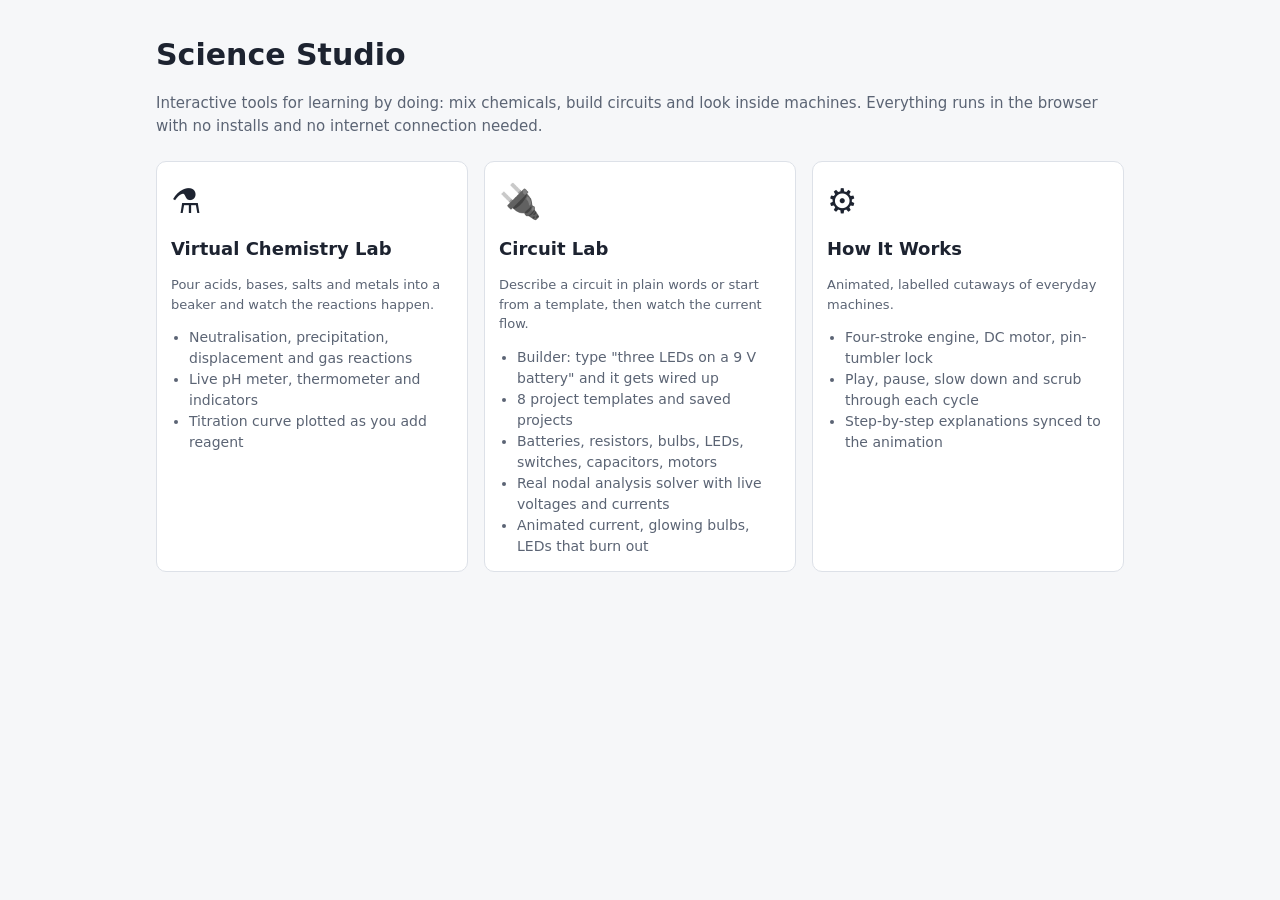
<file: index.html>
<!doctype html>
<html lang="en">
<head>
<meta charset="utf-8">
<meta name="viewport" content="width=device-width, initial-scale=1">
<title>Science Studio</title>
<link rel="stylesheet" href="common.css">
<style>
  main { max-width: 1000px; margin: 0 auto; padding: 32px 16px; }
  .hero h1 { font-size: 30px; margin: 0 0 6px; }
  .grid { display: grid; grid-template-columns: repeat(auto-fit, minmax(260px, 1fr)); gap: 16px; margin-top: 24px; }
  .card { text-decoration: none; color: inherit; display: block; transition: border-color .15s; }
  .card:hover { border-color: var(--accent); }
  .card .icon { font-size: 34px; }
  .card h2 { text-transform: none; letter-spacing: 0; font-size: 18px; color: var(--ink); margin: 8px 0 4px; }
  .card ul { padding-left: 18px; margin: 8px 0 0; color: var(--muted); font-size: 14px; }
</style>
</head>
<body>
<main>
  <div class="hero">
    <h1>Science Studio</h1>
    <p class="muted">Interactive tools for learning by doing: mix chemicals, build circuits and look inside machines. Everything runs in the browser with no installs and no internet connection needed.</p>
  </div>
  <div class="grid">
    <a class="card panel" href="chemistry-lab/index.html">
      <div class="icon">⚗️</div>
      <h2>Virtual Chemistry Lab</h2>
      <p class="muted small">Pour acids, bases, salts and metals into a beaker and watch the reactions happen.</p>
      <ul>
        <li>Neutralisation, precipitation, displacement and gas reactions</li>
        <li>Live pH meter, thermometer and indicators</li>
        <li>Titration curve plotted as you add reagent</li>
      </ul>
    </a>
    <a class="card panel" href="circuit-lab/index.html">
      <div class="icon">🔌</div>
      <h2>Circuit Lab</h2>
      <p class="muted small">Describe a circuit in plain words or start from a template, then watch the current flow.</p>
      <ul>
        <li>Builder: type "three LEDs on a 9 V battery" and it gets wired up</li>
        <li>8 project templates and saved projects</li>
        <li>Batteries, resistors, bulbs, LEDs, switches, capacitors, motors</li>
        <li>Real nodal analysis solver with live voltages and currents</li>
        <li>Animated current, glowing bulbs, LEDs that burn out</li>
      </ul>
    </a>
    <a class="card panel" href="how-it-works/index.html">
      <div class="icon">⚙️</div>
      <h2>How It Works</h2>
      <p class="muted small">Animated, labelled cutaways of everyday machines.</p>
      <ul>
        <li>Four-stroke engine, DC motor, pin-tumbler lock</li>
        <li>Play, pause, slow down and scrub through each cycle</li>
        <li>Step-by-step explanations synced to the animation</li>
      </ul>
    </a>
  </div>
</main>
</body>
</html>
</file>
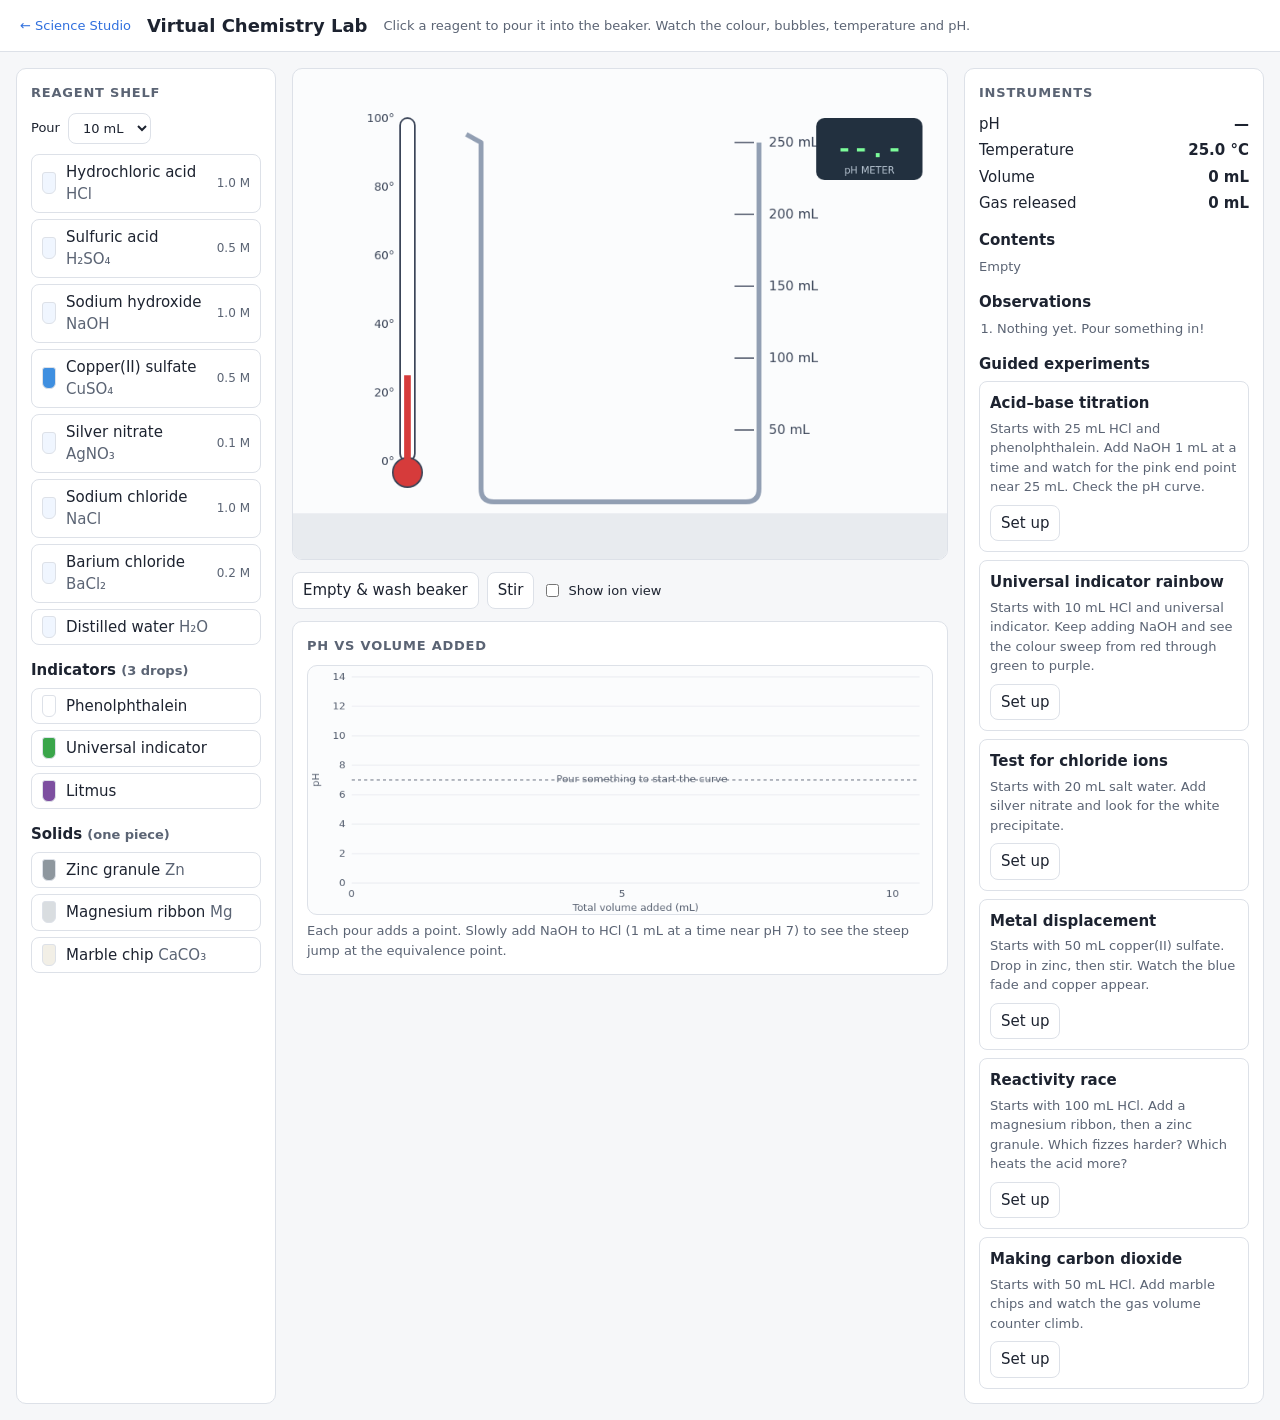
<file: chemistry-lab/index.html>
<!doctype html>
<html lang="en">
<head>
<meta charset="utf-8">
<meta name="viewport" content="width=device-width, initial-scale=1">
<title>Virtual Chemistry Lab</title>
<link rel="stylesheet" href="../common.css">
<style>
  .shelf { display: grid; grid-template-columns: 1fr; gap: 6px; }
  .reagent { display: flex; align-items: center; gap: 10px; text-align: left; width: 100%; }
  .reagent .swatch { width: 14px; height: 22px; border-radius: 3px 3px 6px 6px; border: 1px solid var(--line); flex: none; }
  .reagent .name { flex: 1; }
  .reagent .conc { color: var(--muted); font-size: 12px; }
  .bench { display: flex; flex-direction: column; gap: 12px; }
  #beaker { aspect-ratio: 4 / 3; }
  #chart { aspect-ratio: 5 / 2; }
  .exp { border: 1px solid var(--line); border-radius: 8px; padding: 10px; }
  .exp + .exp { margin-top: 8px; }
  .exp p { margin: 4px 0 8px; font-size: 13px; color: var(--muted); }
  .warn { color: var(--warn); font-weight: 600; }
  #tooltip { position: fixed; pointer-events: none; background: var(--panel); border: 1px solid var(--line); border-radius: 6px; padding: 4px 8px; font-size: 12px; display: none; font-variant-numeric: tabular-nums; }
</style>
</head>
<body>
<header class="top">
  <a class="home" href="../index.html">← Science Studio</a>
  <h1>Virtual Chemistry Lab</h1>
  <span class="sub">Click a reagent to pour it into the beaker. Watch the colour, bubbles, temperature and pH.</span>
</header>

<div class="layout">
  <aside class="panel">
    <h2>Reagent shelf</h2>
    <div class="row small" style="margin-bottom:10px">
      <label for="amount">Pour</label>
      <select id="amount">
        <option value="1">1 mL</option>
        <option value="5">5 mL</option>
        <option value="10" selected>10 mL</option>
        <option value="25">25 mL</option>
        <option value="50">50 mL</option>
      </select>
    </div>
    <div class="shelf" id="liquids"></div>
    <h3>Indicators <span class="muted small">(3 drops)</span></h3>
    <div class="shelf" id="indicators"></div>
    <h3>Solids <span class="muted small">(one piece)</span></h3>
    <div class="shelf" id="solids"></div>
  </aside>

  <section class="bench">
    <canvas id="beaker" width="800" height="600" aria-label="Beaker"></canvas>
    <div class="row">
      <button id="reset">Empty &amp; wash beaker</button>
      <button id="stir">Stir</button>
      <label class="small row" style="gap:6px"><input type="checkbox" id="showIons"> Show ion view</label>
    </div>
    <div class="panel">
      <h2>pH vs volume added</h2>
      <canvas id="chart" width="800" height="320" aria-label="pH chart"></canvas>
      <p class="muted small" style="margin:6px 0 0">Each pour adds a point. Slowly add NaOH to HCl (1 mL at a time near pH 7) to see the steep jump at the equivalence point.</p>
    </div>
  </section>

  <aside class="panel">
    <h2>Instruments</h2>
    <div class="readout">
      <span>pH</span><b id="ph">—</b>
      <span>Temperature</span><b id="temp">25.0 °C</b>
      <span>Volume</span><b id="vol">0 mL</b>
      <span>Gas released</span><b id="gas">0 mL</b>
    </div>
    <p id="overflow" class="warn small" hidden>Beaker is full! Empty it to continue.</p>
    <h3>Contents</h3>
    <div id="contents" class="readout small"></div>
    <h3>Observations</h3>
    <ol id="log" class="log"><li class="muted">Nothing yet. Pour something in!</li></ol>
    <h3>Guided experiments</h3>
    <div id="experiments"></div>
  </aside>
</div>
<div id="tooltip"></div>

<script>
(() => {
  // ---------- Chemistry data ----------
  // Species are tracked in moles. Aqueous ions plus solids.
  const ION_INFO = {
    H:   { label: 'H⁺',    color: '#e74c3c' },
    OH:  { label: 'OH⁻',   color: '#3498db' },
    Na:  { label: 'Na⁺',   color: '#f1c40f' },
    Cl:  { label: 'Cl⁻',   color: '#2ecc71' },
    SO4: { label: 'SO₄²⁻', color: '#9b59b6' },
    Cu:  { label: 'Cu²⁺',  color: '#1f78d1' },
    Ag:  { label: 'Ag⁺',   color: '#bdc3c7' },
    NO3: { label: 'NO₃⁻',  color: '#e67e22' },
    Zn:  { label: 'Zn²⁺',  color: '#95a5a6' },
    Mg:  { label: 'Mg²⁺',  color: '#d35400' },
    Ca:  { label: 'Ca²⁺',  color: '#16a085' },
  };
  const SOLID_INFO = {
    zinc:    { label: 'Zinc (Zn)',            color: '#8e979e' },
    mag:     { label: 'Magnesium (Mg)',       color: '#d9dde0' },
    marble:  { label: 'Marble (CaCO₃)',       color: '#f2efe6' },
    copper:  { label: 'Copper metal (Cu)',    color: '#b5562a' },
    agcl:    { label: 'Silver chloride (AgCl)', color: '#ffffff' },
    cuoh:    { label: 'Copper(II) hydroxide',  color: '#7fb8e6' },
    baso4:   { label: 'Barium sulfate (BaSO₄)', color: '#f7f7f7' },
  };

  const LIQUIDS = [
    { id: 'hcl',   name: 'Hydrochloric acid', formula: 'HCl',   conc: '1.0 M', color: 'rgba(230,240,255,.6)', ions: { H: 1, Cl: 1 } },
    { id: 'h2so4', name: 'Sulfuric acid',     formula: 'H₂SO₄', conc: '0.5 M', color: 'rgba(230,240,255,.6)', ions: { H: 1, SO4: 0.5 } },
    { id: 'naoh',  name: 'Sodium hydroxide',  formula: 'NaOH',  conc: '1.0 M', color: 'rgba(230,240,255,.6)', ions: { Na: 1, OH: 1 } },
    { id: 'cuso4', name: 'Copper(II) sulfate', formula: 'CuSO₄', conc: '0.5 M', color: '#3f8fe0', ions: { Cu: 0.5, SO4: 0.5 } },
    { id: 'agno3', name: 'Silver nitrate',    formula: 'AgNO₃', conc: '0.1 M', color: 'rgba(230,240,255,.6)', ions: { Ag: 0.1, NO3: 0.1 } },
    { id: 'nacl',  name: 'Sodium chloride',   formula: 'NaCl',  conc: '1.0 M', color: 'rgba(230,240,255,.6)', ions: { Na: 1, Cl: 1 } },
    { id: 'bacl2', name: 'Barium chloride',   formula: 'BaCl₂', conc: '0.2 M', color: 'rgba(230,240,255,.6)', ions: { Ba: 0.2, Cl: 0.4 } },
    { id: 'water', name: 'Distilled water',   formula: 'H₂O',   conc: '',      color: 'rgba(230,240,255,.6)', ions: {} },
  ];
  ION_INFO.Ba = { label: 'Ba²⁺', color: '#27ae60' };

  const INDICATORS = [
    { id: 'phenol',    name: 'Phenolphthalein',     color: 'rgba(255,255,255,.8)' },
    { id: 'universal', name: 'Universal indicator', color: '#3aa64a' },
    { id: 'litmus',    name: 'Litmus',              color: '#7d4fa0' },
  ];
  const SOLIDS = [
    { id: 'zinc',   name: 'Zinc granule',     formula: 'Zn',    color: SOLID_INFO.zinc.color },
    { id: 'mag',    name: 'Magnesium ribbon', formula: 'Mg',    color: SOLID_INFO.mag.color },
    { id: 'marble', name: 'Marble chip',      formula: 'CaCO₃', color: SOLID_INFO.marble.color },
  ];
  const PIECE_MOL = 0.01;
  const CAPACITY_ML = 250;
  const MOLAR_GAS_ML = 24000; // mL per mole at room temperature

  // ---------- State ----------
  let S;
  function freshState() {
    return {
      volL: 0, tempC: 25, ions: {}, solids: {}, indicators: new Set(),
      gasMl: 0, gasRate: 0, addedMl: 0, curve: [], seen: new Set(), stirT: 0,
    };
  }
  S = freshState();

  const $ = id => document.getElementById(id);
  const amountSel = $('amount');

  // ---------- Shelf UI ----------
  function shelfButton(parent, item, sub, onClick) {
    const b = document.createElement('button');
    b.className = 'reagent';
    b.innerHTML = `<span class="swatch" style="background:${item.color}"></span>
      <span class="name">${item.name}${item.formula ? ` <span class="muted">${item.formula}</span>` : ''}</span>
      <span class="conc">${sub || ''}</span>`;
    b.addEventListener('click', onClick);
    parent.appendChild(b);
  }
  LIQUIDS.forEach(l => shelfButton($('liquids'), l, l.conc, () => pour(l, +amountSel.value)));
  INDICATORS.forEach(i => shelfButton($('indicators'), i, '', () => addIndicator(i)));
  SOLIDS.forEach(s => shelfButton($('solids'), s, '', () => addSolid(s)));

  // ---------- Actions ----------
  function full(ml) { return (S.volL * 1000 + ml) > CAPACITY_ML + 1e-9; }
  function pour(liquid, ml) {
    if (full(ml)) { $('overflow').hidden = false; return; }
    const L = ml / 1000;
    // Mixing temperature: reagent arrives at 25 °C.
    S.tempC = (S.tempC * S.volL + 25 * L) / (S.volL + L);
    S.volL += L;
    for (const [ion, c] of Object.entries(liquid.ions)) S.ions[ion] = (S.ions[ion] || 0) + c * L;
    S.addedMl += ml;
    spawnPourStream(liquid.color);
    note('pour-' + liquid.id, `Added ${liquid.name}.`, true);
    react(0); // instant reactions
    S.curve.push({ x: S.addedMl, y: pH(), label: `${ml} mL ${liquid.formula}` });
  }
  function addIndicator(ind) {
    if (S.volL <= 0) { note('noliquid', 'Add some liquid first so the indicator has something to dissolve in.'); return; }
    S.indicators.add(ind.id);
    note('ind-' + ind.id, `Added ${ind.name}. ${indicatorHint(ind.id)}`, true);
  }
  function indicatorHint(id) {
    return {
      phenol: 'Colourless in acid and neutral solutions, pink above about pH 8.2.',
      universal: 'Red (strong acid) → orange → yellow → green (neutral) → blue → purple (strong alkali).',
      litmus: 'Red in acid, blue in alkali.',
    }[id];
  }
  function addSolid(s) {
    if (S.volL <= 0) { note('drysolid', `The ${s.name.toLowerCase()} sits in the dry beaker. Add a liquid to see if it reacts.`); }
    S.solids[s.id] = (S.solids[s.id] || 0) + PIECE_MOL;
    solidPieces.push(makePiece(s.id));
  }

  // ---------- Observations ----------
  function note(key, text, repeat) {
    if (!repeat && S.seen.has(key)) return;
    S.seen.add(key);
    const log = $('log');
    if (log.firstElementChild && log.firstElementChild.classList.contains('muted')) log.innerHTML = '';
    const li = document.createElement('li');
    li.innerHTML = text;
    log.appendChild(li);
    while (log.children.length > 40) log.removeChild(log.firstElementChild);
    log.scrollTop = log.scrollHeight;
  }

  // ---------- Reaction engine ----------
  const get = k => S.ions[k] || 0;
  const conc = k => S.volL > 0 ? get(k) / S.volL : 0;
  function take(k, n) { S.ions[k] = Math.max(0, get(k) - n); }
  function give(k, n) { S.ions[k] = get(k) + n; }
  function heat(joules) {
    if (S.volL <= 0) return;
    S.tempC += joules / (S.volL * 1000 * 4.18); // water: 4.18 J/(g·K)
  }

  function react(dt) {
    if (S.volL <= 0) { S.gasRate = 0; return; }
    // 1. Neutralisation (instant): H⁺ + OH⁻ → H₂O, ΔH = −57 kJ/mol
    let n = Math.min(get('H'), get('OH'));
    if (n > 1e-9) {
      take('H', n); take('OH', n); heat(57100 * n);
      note('neut', 'Neutralisation: <b>H⁺ + OH⁻ → H₂O</b>. The mixture warms up (exothermic).');
    }
    // 2. Precipitation: Ag⁺ + Cl⁻ → AgCl(s)
    n = Math.min(get('Ag'), get('Cl'));
    if (n > 1e-9) {
      take('Ag', n); take('Cl', n); S.solids.agcl = (S.solids.agcl || 0) + n; spawnPrecipitate('agcl', n);
      note('agcl', 'A <b>white precipitate</b> forms: <b>Ag⁺ + Cl⁻ → AgCl(s)</b>. This is the test for chloride ions.');
    }
    // 3. Cu²⁺ + 2OH⁻ → Cu(OH)₂(s)
    n = Math.min(get('Cu'), get('OH') / 2);
    if (n > 1e-9) {
      take('Cu', n); take('OH', 2 * n); S.solids.cuoh = (S.solids.cuoh || 0) + n; spawnPrecipitate('cuoh', n);
      note('cuoh', 'A <b>pale blue precipitate</b> forms: <b>Cu²⁺ + 2OH⁻ → Cu(OH)₂(s)</b>.');
    }
    // 4. Ba²⁺ + SO₄²⁻ → BaSO₄(s)
    n = Math.min(get('Ba'), get('SO4'));
    if (n > 1e-9) {
      take('Ba', n); take('SO4', n); S.solids.baso4 = (S.solids.baso4 || 0) + n; spawnPrecipitate('baso4', n);
      note('baso4', 'A <b>thick white precipitate</b> forms: <b>Ba²⁺ + SO₄²⁻ → BaSO₄(s)</b>. This is the test for sulfate ions.');
    }

    let gasMol = 0;
    if (dt > 0) {
      const stir = S.stirT > 0 ? 2.5 : 1;
      // Rates in mol/s, proportional to concentration and remaining surface area.
      const surf = id => Math.cbrt((S.solids[id] || 0) / PIECE_MOL) * PIECE_MOL;
      // 5. Metal + acid → salt + hydrogen
      const metals = [
        { id: 'mag', ion: 'Mg', k: 0.9, dH: 467000, name: 'Magnesium', eq: 'Mg + 2H⁺ → Mg²⁺ + H₂↑' },
        { id: 'zinc', ion: 'Zn', k: 0.12, dH: 153000, name: 'Zinc', eq: 'Zn + 2H⁺ → Zn²⁺ + H₂↑' },
      ];
      for (const m of metals) {
        if (!(S.solids[m.id] > 1e-9) || conc('H') < 1e-4) continue;
        let r = m.k * conc('H') * surf(m.id) * stir * dt;
        r = Math.min(r, S.solids[m.id], get('H') / 2);
        S.solids[m.id] -= r; take('H', 2 * r); give(m.ion, r); heat(m.dH * r); gasMol += r;
        note('h2-' + m.id, `${m.name} fizzes: <b>${m.eq}</b>. Hydrogen gas would give a squeaky pop with a lit splint.`);
      }
      // 6. Displacement: more reactive metal pushes copper out of solution
      for (const m of [{ id: 'mag', ion: 'Mg', k: 0.4, name: 'Magnesium' }, { id: 'zinc', ion: 'Zn', k: 0.15, name: 'Zinc' }]) {
        if (!(S.solids[m.id] > 1e-9) || conc('Cu') < 1e-4) continue;
        let r = m.k * conc('Cu') * surf(m.id) * stir * dt;
        r = Math.min(r, S.solids[m.id], get('Cu'));
        S.solids[m.id] -= r; take('Cu', r); give(m.ion, r); S.solids.copper = (S.solids.copper || 0) + r; heat(150000 * r);
        note('disp-' + m.id, `Displacement: <b>${m.id === 'mag' ? 'Mg' : 'Zn'} + Cu²⁺ → ${m.ion}²⁺ + Cu</b>. Brown copper coats the metal and the blue colour fades. ${m.name} is more reactive than copper.`);
      }
      // 7. Carbonate + acid → CO₂
      if (S.solids.marble > 1e-9 && conc('H') > 1e-4) {
        let r = 0.25 * conc('H') * surf('marble') * stir * dt;
        r = Math.min(r, S.solids.marble, get('H') / 2);
        S.solids.marble -= r; take('H', 2 * r); give('Ca', r); gasMol += r;
        note('co2', 'Marble fizzes: <b>CaCO₃ + 2H⁺ → Ca²⁺ + H₂O + CO₂↑</b>. Carbon dioxide would turn limewater milky.');
      }
      // Newton cooling back to room temperature
      S.tempC += (25 - S.tempC) * (1 - Math.exp(-dt / 90));
      S.stirT = Math.max(0, S.stirT - dt);
      for (const k of Object.keys(S.solids)) if (S.solids[k] < 1e-7) delete S.solids[k];
      S.gasRate = S.gasRate * 0.9 + 0.1 * (gasMol / dt);
      S.gasMl += gasMol * MOLAR_GAS_ML;
    }
  }

  function pH() {
    if (S.volL <= 0) return null;
    const x = (get('H') - get('OH')) / S.volL;
    const h = (x + Math.sqrt(x * x + 4e-14)) / 2;
    return Math.min(14, Math.max(0, -Math.log10(h)));
  }

  // ---------- Colour ----------
  function hexToRgb(c) {
    if (c.startsWith('rgba')) { const p = c.match(/[\d.]+/g).map(Number); return p.slice(0, 3); }
    const v = parseInt(c.slice(1), 16); return [v >> 16 & 255, v >> 8 & 255, v & 255];
  }
  function lerp(a, b, t) { return a.map((v, i) => v + (b[i] - v) * t); }
  function universalColor(p) {
    const stops = [[0, '#d7191c'], [3, '#f46d43'], [5, '#fdd835'], [7, '#4caf50'], [9, '#1e88e5'], [11, '#3949ab'], [14, '#6a1b9a']];
    for (let i = 1; i < stops.length; i++) if (p <= stops[i][0]) {
      const t = (p - stops[i - 1][0]) / (stops[i][0] - stops[i - 1][0]);
      return lerp(hexToRgb(stops[i - 1][1]), hexToRgb(stops[i][1]), t);
    }
    return hexToRgb('#6a1b9a');
  }
  function liquidColor() {
    // Start with nearly clear water, then layer dissolved colours.
    let rgb = [220, 235, 250], alpha = 0.35;
    const cu = conc('Cu');
    if (cu > 0) { const t = Math.min(1, cu / 0.3); rgb = lerp(rgb, [40, 120, 220], t); alpha += 0.45 * t; }
    const p = pH();
    if (p != null) {
      if (S.indicators.has('universal')) { rgb = lerp(rgb, universalColor(p), 0.85); alpha = Math.max(alpha, 0.8); }
      if (S.indicators.has('litmus')) {
        const c = p < 5 ? [210, 50, 60] : p > 8 ? [60, 80, 200] : lerp([210, 50, 60], [60, 80, 200], (p - 5) / 3);
        rgb = lerp(rgb, c, 0.75); alpha = Math.max(alpha, 0.75);
      }
      if (S.indicators.has('phenol') && p > 8.2) {
        const t = Math.min(1, (p - 8.2) / 1.8); rgb = lerp(rgb, [230, 40, 160], 0.9 * t); alpha = Math.max(alpha, 0.35 + 0.5 * t);
      }
    }
    // Suspended precipitate makes it cloudy.
    const cloud = particles.filter(q => q.kind !== 'copper' && !q.settled).length;
    if (cloud > 0) { rgb = lerp(rgb, [235, 238, 240], Math.min(0.5, cloud / 400)); alpha = Math.max(alpha, Math.min(0.9, 0.4 + cloud / 400)); }
    return [rgb.map(Math.round), alpha];
  }

  // ---------- Rendering ----------
  const cv = $('beaker'), ctx = cv.getContext('2d');
  const W = cv.width, H = cv.height;
  const B = { x: 230, y: 90, w: 340, h: 440 }; // beaker inner box
  const particles = [];  // precipitate particles
  const bubbles = [];
  const solidPieces = [];
  let pourStream = null;
  let ionDots = [];

  function makePiece(kind) {
    return { kind, x: B.x + 40 + Math.random() * (B.w - 80), r: kind === 'mag' ? 0 : 14 + Math.random() * 6, ang: Math.random() * Math.PI };
  }
  function spawnPrecipitate(kind, mol) {
    const count = Math.min(250, Math.ceil(mol * 40000));
    for (let i = 0; i < count; i++) particles.push({
      kind, x: B.x + 10 + Math.random() * (B.w - 20), y: liquidTop() + Math.random() * (B.y + B.h - liquidTop()) * 0.8,
      vy: 4 + Math.random() * 10, r: 1.5 + Math.random() * 2, settled: false,
    });
    while (particles.length > 1500) particles.shift();
  }
  function spawnPourStream(color) { pourStream = { color, t: 0.6 }; }
  function liquidTop() { return B.y + B.h - (S.volL * 1000 / CAPACITY_ML) * B.h; }

  function isDark() { return matchMedia('(prefers-color-scheme: dark)').matches; }

  function drawBeaker(dt) {
    ctx.clearRect(0, 0, W, H);
    const dark = isDark();
    const glass = dark ? 'rgba(200,215,235,.55)' : 'rgba(90,110,140,.65)';
    const ink = dark ? '#c9d1dc' : '#3b4558';

    // Bench
    ctx.fillStyle = dark ? '#232934' : '#e8ebef';
    ctx.fillRect(0, B.y + B.h + 14, W, H);

    // Liquid
    const top = liquidTop();
    if (S.volL > 0) {
      const [rgb, a] = liquidColor();
      const wobble = S.stirT > 0 ? Math.sin(performance.now() / 80) * 4 : 0;
      ctx.fillStyle = `rgba(${rgb[0]},${rgb[1]},${rgb[2]},${a})`;
      ctx.beginPath();
      ctx.moveTo(B.x, top + wobble);
      ctx.quadraticCurveTo(B.x + B.w / 2, top - wobble, B.x + B.w, top + wobble);
      ctx.lineTo(B.x + B.w, B.y + B.h - 16);
      ctx.quadraticCurveTo(B.x + B.w, B.y + B.h, B.x + B.w - 16, B.y + B.h);
      ctx.lineTo(B.x + 16, B.y + B.h);
      ctx.quadraticCurveTo(B.x, B.y + B.h, B.x, B.y + B.h - 16);
      ctx.closePath(); ctx.fill();
      ctx.strokeStyle = `rgba(${rgb[0]},${rgb[1]},${rgb[2]},1)`; ctx.lineWidth = 2;
      ctx.beginPath(); ctx.moveTo(B.x, top + wobble); ctx.quadraticCurveTo(B.x + B.w / 2, top - wobble, B.x + B.w, top + wobble); ctx.stroke();
    }

    // Solid pieces (metals / marble) sitting on the bottom
    const floor = B.y + B.h - 4;
    for (const kind of ['zinc', 'mag', 'marble']) {
      const pieces = solidPieces.filter(p => p.kind === kind);
      const total = S.solids[kind] || 0;
      if (!pieces.length) continue;
      if (total <= 0) { for (const p of pieces) solidPieces.splice(solidPieces.indexOf(p), 1); continue; }
      const frac = Math.min(1, total / (pieces.length * PIECE_MOL));
      const copperCoat = Math.min(1, (S.solids.copper || 0) / 0.004);
      for (const p of pieces) {
        let col = SOLID_INFO[kind].color;
        if (kind !== 'marble' && copperCoat > 0) col = `rgb(${lerp(hexToRgb(col), hexToRgb('#a0522d'), copperCoat * 0.85).map(Math.round)})`;
        ctx.fillStyle = col; ctx.strokeStyle = ink; ctx.lineWidth = 1.5;
        if (kind === 'mag') {
          ctx.save(); ctx.translate(p.x, floor - 6); ctx.rotate(p.ang * 0.2 - 0.1);
          const len = 90 * frac;
          ctx.fillRect(-len / 2, -4, len, 8); ctx.strokeRect(-len / 2, -4, len, 8); ctx.restore();
        } else {
          const r = p.r * Math.cbrt(frac);
          ctx.beginPath();
          for (let i = 0; i < 7; i++) {
            const a = p.ang + i / 7 * Math.PI * 2, rr = r * (0.75 + 0.25 * Math.sin(i * 2.3 + p.ang));
            const px = p.x + Math.cos(a) * rr, py = floor - r + Math.sin(a) * rr * 0.8;
            i ? ctx.lineTo(px, py) : ctx.moveTo(px, py);
          }
          ctx.closePath(); ctx.fill(); ctx.stroke();
        }
      }
    }

    // Copper metal deposit when the metal is all used up
    if ((S.solids.copper || 0) > 0 && !solidPieces.some(p => p.kind === 'zinc' || p.kind === 'mag')) {
      ctx.fillStyle = '#a0522d';
      const h = Math.min(18, 4 + S.solids.copper * 1500);
      ctx.fillRect(B.x + 30, floor - h, B.w - 60, h);
    }

    // Precipitate particles drifting down and settling
    for (const q of particles) {
      if (!q.settled) {
        q.y += q.vy * dt * (S.stirT > 0 ? -0.5 : 1);
        if (S.stirT > 0) q.x += Math.sin(performance.now() / 200 + q.y) * 1.5;
        q.x = Math.max(B.x + 4, Math.min(B.x + B.w - 4, q.x));
        if (q.y < top + 4) q.y = top + 4;
        if (q.y >= floor - Math.random() * 10) { q.y = floor - Math.random() * 10; q.settled = true; }
      } else if (S.stirT > 0) { q.settled = false; q.y -= 40 + Math.random() * 120; }
      ctx.fillStyle = SOLID_INFO[q.kind].color;
      ctx.globalAlpha = 0.9;
      ctx.beginPath(); ctx.arc(q.x, q.y, q.r, 0, Math.PI * 2); ctx.fill();
    }
    ctx.globalAlpha = 1;

    // Bubbles from gas-producing reactions
    if (S.volL > 0 && S.gasRate > 1e-6) {
      const spawn = Math.min(12, S.gasRate * 6000 * dt * 60);
      const sources = solidPieces.filter(p => p.kind !== 'copper');
      for (let i = 0; i < spawn && sources.length; i++) {
        const s = sources[Math.floor(Math.random() * sources.length)];
        bubbles.push({ x: s.x + (Math.random() - .5) * 30, y: floor - 10, r: 2 + Math.random() * 4, vy: 60 + Math.random() * 80 });
      }
    }
    ctx.strokeStyle = dark ? 'rgba(255,255,255,.8)' : 'rgba(255,255,255,.95)'; ctx.lineWidth = 1.5;
    for (let i = bubbles.length - 1; i >= 0; i--) {
      const b = bubbles[i]; b.y -= b.vy * dt; b.x += Math.sin(b.y / 10) * 0.4;
      if (b.y < top) { bubbles.splice(i, 1); continue; }
      ctx.beginPath(); ctx.arc(b.x, b.y, b.r, 0, Math.PI * 2); ctx.stroke();
    }

    // Ion view: show dissolved ions as labelled dots (illustrative, not to scale)
    if ($('showIons').checked && S.volL > 0) drawIons(top, floor, dt);

    // Pour stream
    if (pourStream) {
      pourStream.t -= dt;
      ctx.fillStyle = pourStream.color;
      ctx.fillRect(B.x + B.w / 2 - 4, 0, 8, top);
      if (pourStream.t <= 0) pourStream = null;
    }

    // Glass
    ctx.strokeStyle = glass; ctx.lineWidth = 6; ctx.lineJoin = 'round';
    ctx.beginPath();
    ctx.moveTo(B.x - 18, B.y - 10); ctx.lineTo(B.x, B.y);
    ctx.lineTo(B.x, B.y + B.h - 16); ctx.quadraticCurveTo(B.x, B.y + B.h, B.x + 16, B.y + B.h);
    ctx.lineTo(B.x + B.w - 16, B.y + B.h); ctx.quadraticCurveTo(B.x + B.w, B.y + B.h, B.x + B.w, B.y + B.h - 16);
    ctx.lineTo(B.x + B.w, B.y);
    ctx.stroke();
    // Graduations
    ctx.fillStyle = ink; ctx.strokeStyle = ink; ctx.lineWidth = 1.5; ctx.font = '16px system-ui';
    for (let ml = 50; ml <= CAPACITY_ML; ml += 50) {
      const y = B.y + B.h - ml / CAPACITY_ML * B.h;
      ctx.beginPath(); ctx.moveTo(B.x + B.w - 30, y); ctx.lineTo(B.x + B.w - 6, y); ctx.stroke();
      ctx.fillText(ml + ' mL', B.x + B.w + 12, y + 5);
    }

    // Thermometer
    const tx = 140, ty = 60, th = 420;
    ctx.fillStyle = dark ? '#2b3240' : '#ffffff'; ctx.strokeStyle = ink; ctx.lineWidth = 2;
    roundRect(tx - 9, ty, 18, th, 9); ctx.fill(); ctx.stroke();
    ctx.beginPath(); ctx.arc(tx, ty + th + 14, 18, 0, Math.PI * 2); ctx.fillStyle = '#d63b3b'; ctx.fill(); ctx.stroke();
    const tFrac = Math.max(0, Math.min(1, (S.tempC - 0) / 100));
    ctx.fillStyle = '#d63b3b'; ctx.fillRect(tx - 4, ty + th - tFrac * th, 8, tFrac * th + 6);
    ctx.fillStyle = ink; ctx.font = '14px system-ui'; ctx.textAlign = 'right';
    for (let t = 0; t <= 100; t += 20) { const y = ty + th - t / 100 * th; ctx.fillText(t + '°', tx - 16, y + 5); }
    ctx.textAlign = 'left';

    // pH meter display
    const p = pH();
    ctx.fillStyle = dark ? '#0f1318' : '#22303f'; roundRect(640, 60, 130, 76, 10); ctx.fill();
    ctx.fillStyle = '#7CFC9A'; ctx.font = 'bold 34px ui-monospace, monospace'; ctx.textAlign = 'center';
    ctx.fillText(p == null ? '--.-' : p.toFixed(2), 705, 108);
    ctx.font = '12px system-ui'; ctx.fillStyle = '#b9c6d3'; ctx.fillText('pH METER', 705, 128);
    ctx.textAlign = 'left';
    if (S.volL > 0) {
      ctx.strokeStyle = ink; ctx.lineWidth = 3;
      ctx.beginPath(); ctx.moveTo(705, 136); ctx.lineTo(705, 160); ctx.quadraticCurveTo(705, 190, B.x + B.w - 60, 200); ctx.lineTo(B.x + B.w - 60, Math.max(top + 30, 220)); ctx.stroke();
    }
  }
  function roundRect(x, y, w, h, r) {
    ctx.beginPath(); ctx.moveTo(x + r, y); ctx.arcTo(x + w, y, x + w, y + h, r); ctx.arcTo(x + w, y + h, x, y + h, r);
    ctx.arcTo(x, y + h, x, y, r); ctx.arcTo(x, y, x + w, y, r); ctx.closePath();
  }
  function drawIons(top, floor, dt) {
    const want = [];
    for (const [k, mol] of Object.entries(S.ions)) {
      if (mol < 1e-6 || !ION_INFO[k]) continue;
      const n = Math.min(30, Math.max(1, Math.round(Math.sqrt(mol / 0.0005))));
      for (let i = 0; i < n; i++) want.push(k + '#' + i);
    }
    const keep = ionDots.filter(d => want.includes(d.id));
    for (const id of want) if (!keep.some(d => d.id === id)) {
      const k = id.split('#')[0];
      keep.push({ id, k, x: B.x + 20 + Math.random() * (B.w - 40), y: top + 15 + Math.random() * Math.max(10, floor - top - 30), vx: (Math.random() - .5) * 40, vy: (Math.random() - .5) * 40 });
    }
    ionDots = keep;
    ctx.font = 'bold 11px system-ui'; ctx.textAlign = 'center';
    for (const d of ionDots) {
      d.x += d.vx * dt; d.y += d.vy * dt;
      if (d.x < B.x + 12 || d.x > B.x + B.w - 12) d.vx *= -1;
      if (d.y < top + 12 || d.y > floor - 12) d.vy *= -1;
      d.y = Math.max(top + 12, Math.min(floor - 12, d.y));
      ctx.fillStyle = ION_INFO[d.k].color; ctx.beginPath(); ctx.arc(d.x, d.y, 11, 0, Math.PI * 2); ctx.fill();
      ctx.fillStyle = '#fff'; ctx.fillText(ION_INFO[d.k].label, d.x, d.y + 4);
    }
    ctx.textAlign = 'left';
  }

  // ---------- pH chart (single series: no legend, title names it) ----------
  const ch = $('chart'), cx = ch.getContext('2d');
  const CP = { l: 56, r: 16, t: 14, b: 40 };
  let hoverIdx = -1;
  function chartGeom() {
    const xs = S.curve.map(p => p.x);
    const xmax = Math.max(10, ...xs) * 1.05;
    return { xmax, X: x => CP.l + x / xmax * (ch.width - CP.l - CP.r), Y: y => CP.t + (1 - y / 14) * (ch.height - CP.t - CP.b) };
  }
  function drawChart() {
    const dark = isDark();
    const ink = dark ? '#9aa3b2' : '#5b6474', grid = dark ? '#2c323d' : '#e6e9ee', line = dark ? '#6fa0ff' : '#2f6fde';
    cx.clearRect(0, 0, ch.width, ch.height);
    const { xmax, X, Y } = chartGeom();
    cx.font = '13px system-ui'; cx.fillStyle = ink; cx.strokeStyle = grid; cx.lineWidth = 1;
    for (let y = 0; y <= 14; y += 2) {
      cx.beginPath(); cx.moveTo(CP.l, Y(y)); cx.lineTo(ch.width - CP.r, Y(y)); cx.stroke();
      cx.textAlign = 'right'; cx.fillText(y, CP.l - 8, Y(y) + 4);
    }
    // neutral reference
    cx.setLineDash([4, 4]); cx.strokeStyle = ink; cx.beginPath(); cx.moveTo(CP.l, Y(7)); cx.lineTo(ch.width - CP.r, Y(7)); cx.stroke(); cx.setLineDash([]);
    cx.textAlign = 'center';
    const step = xmax > 200 ? 50 : xmax > 80 ? 20 : xmax > 30 ? 10 : 5;
    for (let x = 0; x <= xmax; x += step) cx.fillText(x, X(x), ch.height - CP.b + 18);
    cx.fillText('Total volume added (mL)', (CP.l + ch.width - CP.r) / 2, ch.height - 4);
    cx.save(); cx.translate(14, (CP.t + ch.height - CP.b) / 2); cx.rotate(-Math.PI / 2); cx.fillText('pH', 0, 0); cx.restore();
    if (!S.curve.length) { cx.fillText('Pour something to start the curve', (CP.l + ch.width) / 2, ch.height / 2 - 10); return; }
    cx.strokeStyle = line; cx.lineWidth = 2.5; cx.lineJoin = 'round';
    cx.beginPath(); S.curve.forEach((p, i) => i ? cx.lineTo(X(p.x), Y(p.y)) : cx.moveTo(X(p.x), Y(p.y))); cx.stroke();
    S.curve.forEach((p, i) => {
      cx.fillStyle = line; cx.beginPath(); cx.arc(X(p.x), Y(p.y), i === hoverIdx ? 6 : 4, 0, Math.PI * 2); cx.fill();
      cx.strokeStyle = dark ? '#161a21' : '#fbfcfd'; cx.lineWidth = 2; cx.stroke();
    });
    // label the latest point only
    const last = S.curve[S.curve.length - 1];
    cx.fillStyle = dark ? '#e7eaf0' : '#1d2330'; cx.textAlign = 'left'; cx.font = 'bold 13px system-ui';
    cx.fillText('pH ' + last.y.toFixed(2), Math.min(X(last.x) + 8, ch.width - 70), Y(last.y) - 8);
  }
  const tip = $('tooltip');
  ch.addEventListener('pointermove', e => {
    const r = ch.getBoundingClientRect(), sx = ch.width / r.width;
    const mx = (e.clientX - r.left) * sx, my = (e.clientY - r.top) * sx;
    const { X, Y } = chartGeom();
    let best = -1, bd = 30 * sx;
    S.curve.forEach((p, i) => { const d = Math.hypot(X(p.x) - mx, Y(p.y) - my); if (d < bd) { bd = d; best = i; } });
    hoverIdx = best;
    if (best >= 0) {
      const p = S.curve[best];
      tip.style.display = 'block'; tip.style.left = e.clientX + 12 + 'px'; tip.style.top = e.clientY - 30 + 'px';
      tip.innerHTML = `<b>pH ${p.y.toFixed(2)}</b> after ${p.x} mL<br><span class="muted">${p.label}</span>`;
    } else tip.style.display = 'none';
  });
  ch.addEventListener('pointerleave', () => { hoverIdx = -1; tip.style.display = 'none'; });

  // ---------- Side readouts ----------
  function updateReadouts() {
    const p = pH();
    $('ph').textContent = p == null ? '—' : p.toFixed(2) + (p < 6.5 ? ' (acidic)' : p > 7.5 ? ' (alkaline)' : ' (neutral)');
    $('temp').textContent = S.tempC.toFixed(1) + ' °C';
    $('vol').textContent = Math.round(S.volL * 1000) + ' mL';
    $('gas').textContent = Math.round(S.gasMl) + ' mL';
    const rows = [];
    for (const [k, mol] of Object.entries(S.ions)) if (mol > 1e-6 && ION_INFO[k]) rows.push(`<span>${ION_INFO[k].label} (aq)</span><b>${(mol / S.volL).toFixed(3)} M</b>`);
    for (const [k, mol] of Object.entries(S.solids)) if (mol > 1e-6) rows.push(`<span>${SOLID_INFO[k].label} (s)</span><b>${(mol * 1000).toFixed(2)} mmol</b>`);
    for (const i of S.indicators) rows.push(`<span>${INDICATORS.find(x => x.id === i).name}</span><b>✓</b>`);
    $('contents').innerHTML = rows.join('') || '<span class="muted">Empty</span>';
  }

  // ---------- Guided experiments ----------
  const EXPERIMENTS = [
    { title: 'Acid–base titration', text: 'Starts with 25 mL HCl and phenolphthalein. Add NaOH 1 mL at a time and watch for the pink end point near 25 mL. Check the pH curve.',
      setup: () => { pourById('hcl', 25); addIndicator(INDICATORS[0]); amountSel.value = '1'; } },
    { title: 'Universal indicator rainbow', text: 'Starts with 10 mL HCl and universal indicator. Keep adding NaOH and see the colour sweep from red through green to purple.',
      setup: () => { pourById('hcl', 10); addIndicator(INDICATORS[1]); amountSel.value = '1'; } },
    { title: 'Test for chloride ions', text: 'Starts with 20 mL salt water. Add silver nitrate and look for the white precipitate.',
      setup: () => { pourById('nacl', 20); amountSel.value = '5'; } },
    { title: 'Metal displacement', text: 'Starts with 50 mL copper(II) sulfate. Drop in zinc, then stir. Watch the blue fade and copper appear.',
      setup: () => { pourById('cuso4', 50); } },
    { title: 'Reactivity race', text: 'Starts with 100 mL HCl. Add a magnesium ribbon, then a zinc granule. Which fizzes harder? Which heats the acid more?',
      setup: () => { pourById('hcl', 100); } },
    { title: 'Making carbon dioxide', text: 'Starts with 50 mL HCl. Add marble chips and watch the gas volume counter climb.',
      setup: () => { pourById('hcl', 50); } },
  ];
  function pourById(id, ml) { pour(LIQUIDS.find(l => l.id === id), ml); }
  EXPERIMENTS.forEach(ex => {
    const d = document.createElement('div'); d.className = 'exp';
    d.innerHTML = `<b>${ex.title}</b><p>${ex.text}</p>`;
    const b = document.createElement('button'); b.textContent = 'Set up';
    b.addEventListener('click', () => { resetAll(); ex.setup(); note('exp-' + ex.title, `<i>Experiment: ${ex.title}</i>`, true); });
    d.appendChild(b); $('experiments').appendChild(d);
  });

  function resetAll() {
    S = freshState(); particles.length = 0; bubbles.length = 0; solidPieces.length = 0; ionDots = [];
    $('overflow').hidden = true;
    $('log').innerHTML = '<li class="muted">Nothing yet. Pour something in!</li>';
  }
  $('reset').addEventListener('click', resetAll);
  $('stir').addEventListener('click', () => { S.stirT = 2; });

  // ---------- Main loop ----------
  let last = performance.now();
  function frame(now) {
    const dt = Math.max(0, Math.min(0.05, (now - last) / 1000)); last = now;
    react(dt);
    drawBeaker(dt);
    drawChart();
    updateReadouts();
    requestAnimationFrame(frame);
  }
  requestAnimationFrame(frame);
})();
</script>
</body>
</html>
</file>
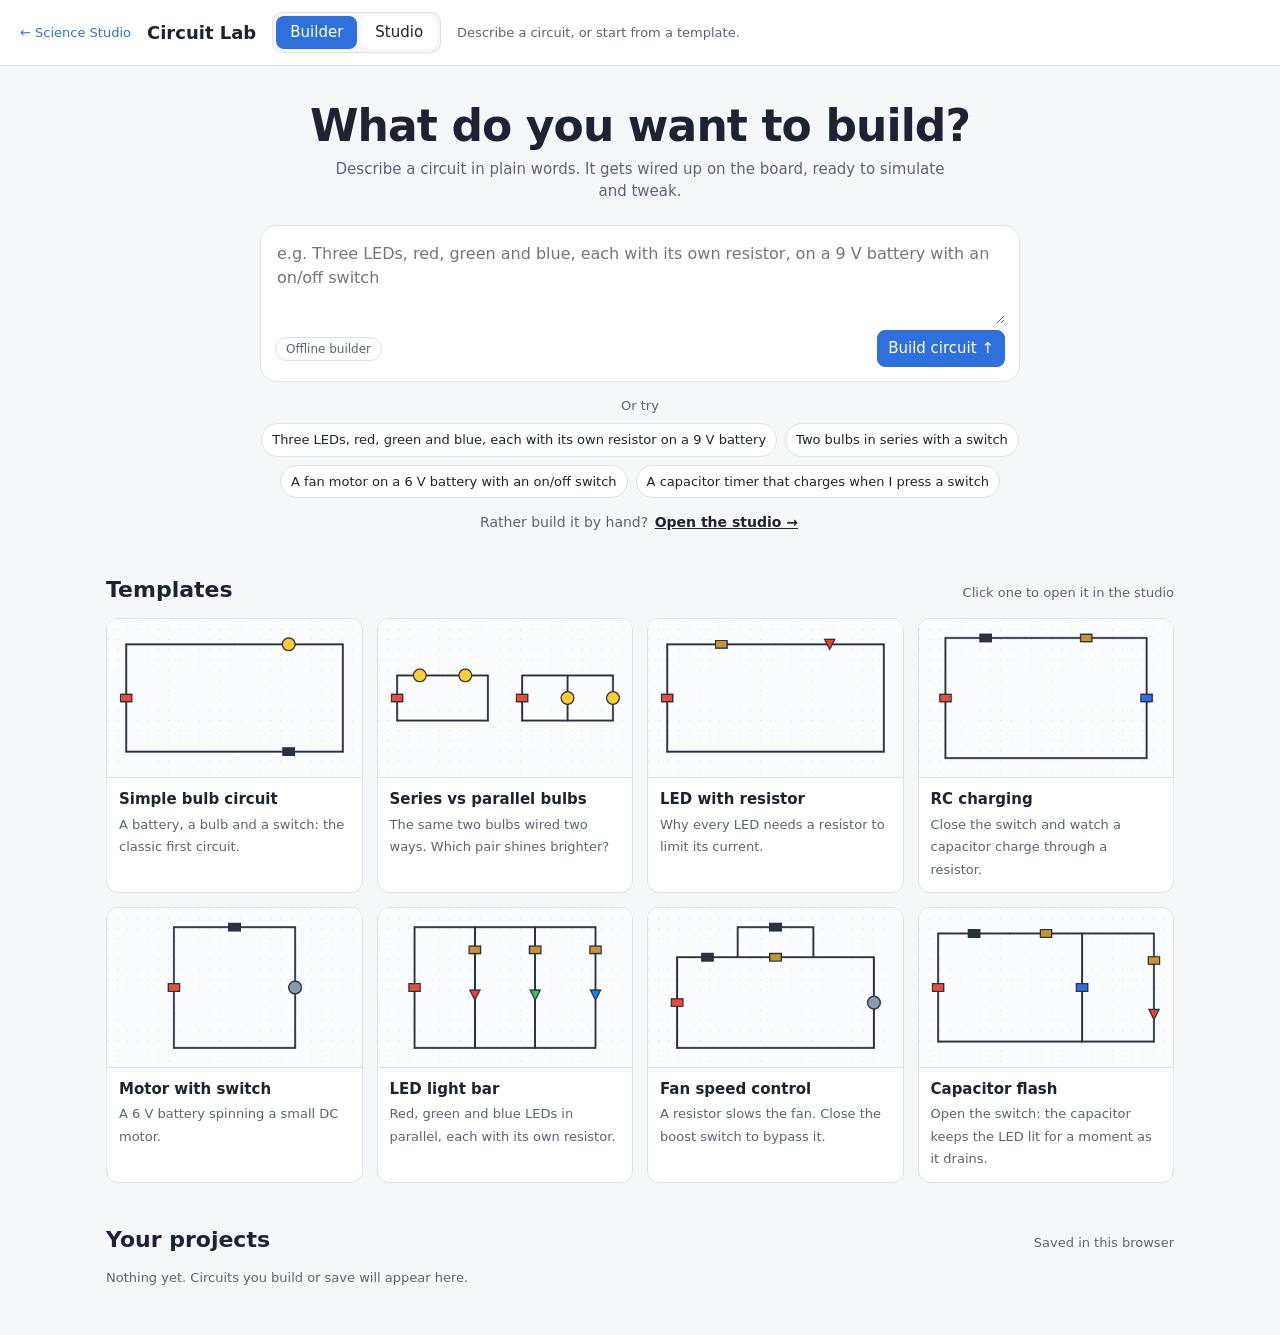
<file: circuit-lab/index.html>
<!doctype html>
<html lang="en">
<head>
<meta charset="utf-8">
<meta name="viewport" content="width=device-width, initial-scale=1">
<title>Circuit Lab</title>
<link rel="stylesheet" href="../common.css">
<style>
  .tools { display: grid; grid-template-columns: 1fr 1fr; gap: 6px; }
  .tools button { text-align: left; font-size: 14px; }
  #board { aspect-ratio: 3 / 2; cursor: crosshair; }
  .hint { font-size: 13px; color: var(--muted); }
  #props label { display: block; font-size: 13px; color: var(--muted); margin-top: 8px; }
  #props input[type=number] { width: 100%; }
  .warn { color: var(--warn); font-weight: 600; }
  .good { color: var(--good); font-weight: 600; }
  .modes { display: inline-flex; gap: 4px; padding: 3px; border: 1px solid var(--line); border-radius: 10px; background: var(--bg); }
  .modes button { border: 0; padding: 5px 14px; }
  [hidden] { display: none !important; }
  #agentView { max-width: 1100px; margin: 0 auto; padding: 36px 16px 48px; }
  .hero { text-align: center; }
  .hero h2 { font-size: clamp(28px, 5vw, 44px); line-height: 1.1; margin: 0 0 8px; letter-spacing: -.02em; }
  .hero p { margin: 0 auto 22px; max-width: 620px; }
  .ask { max-width: 760px; margin: 0 auto; background: var(--panel); border: 1px solid var(--line); border-radius: 16px; padding: 14px; text-align: left; }
  .ask:focus-within { border-color: var(--accent); }
  .ask textarea { width: 100%; min-height: 84px; resize: vertical; border: 0; outline: 0; background: transparent; color: var(--ink); font: inherit; font-size: 16px; }
  .ask .bar { display: flex; align-items: center; gap: 10px; justify-content: space-between; flex-wrap: wrap; }
  .badge { font-size: 12px; color: var(--muted); border: 1px solid var(--line); border-radius: 999px; padding: 2px 10px; }
  .chips { display: flex; flex-wrap: wrap; gap: 8px; justify-content: center; margin: 14px auto 0; max-width: 860px; }
  .chips button { font-size: 13px; border-radius: 999px; }
  .chips .lead { color: var(--muted); font-size: 13px; width: 100%; text-align: center; }
  .studio-link { text-align: center; margin-top: 14px; font-size: 14px; color: var(--muted); }
  .studio-link button { border: 0; background: none; color: var(--ink); font-weight: 600; text-decoration: underline; padding: 0 2px; }
  .section-head { display: flex; align-items: baseline; justify-content: space-between; margin: 40px 0 12px; gap: 12px; flex-wrap: wrap; }
  .section-head h2 { margin: 0; font-size: 22px; }
  .cards { display: grid; grid-template-columns: repeat(auto-fill, minmax(230px, 1fr)); gap: 14px; }
  .tcard { background: var(--panel); border: 1px solid var(--line); border-radius: 12px; overflow: hidden; cursor: pointer; text-align: left; padding: 0; display: flex; flex-direction: column; }
  .tcard:hover { border-color: var(--accent); }
  .tcard canvas { border: 0; border-radius: 0; border-bottom: 1px solid var(--line); aspect-ratio: 16 / 10; }
  .tcard .meta { padding: 10px 12px 12px; }
  .tcard b { display: block; margin-bottom: 2px; }
  .tcard span { font-size: 13px; color: var(--muted); }
  .recent { display: grid; gap: 8px; }
  .recent .item { display: flex; gap: 10px; align-items: center; background: var(--panel); border: 1px solid var(--line); border-radius: 10px; padding: 8px 12px; }
  .recent .item .name { flex: 1; min-width: 0; overflow: hidden; text-overflow: ellipsis; white-space: nowrap; }
  #about { border-left: 4px solid var(--accent); padding: 8px 10px; margin-bottom: 12px; background: color-mix(in srgb, var(--accent) 8%, transparent); border-radius: 4px; }
  #about p { margin: 6px 0 0; }
  .busy { opacity: .6; pointer-events: none; }
</style>
</head>
<body>
<header class="top">
  <a class="home" href="../index.html">← Science Studio</a>
  <h1>Circuit Lab</h1>
  <div class="modes" role="tablist">
    <button id="modeAgent" role="tab">Builder</button>
    <button id="modeStudio" role="tab">Studio</button>
  </div>
  <span class="sub" id="modeHint"></span>
</header>

<main id="agentView">
  <div class="hero">
    <h2>What do you want to build?</h2>
    <p class="muted">Describe a circuit in plain words. It gets wired up on the board, ready to simulate and tweak.</p>
  </div>
  <div class="ask">
    <textarea id="prompt" placeholder="e.g. Three LEDs, red, green and blue, each with its own resistor, on a 9 V battery with an on/off switch"></textarea>
    <div class="bar">
      <span class="badge" id="builderBadge">Offline builder</span>
      <button class="primary" id="buildBtn">Build circuit ↑</button>
    </div>
  </div>
  <p class="small warn" id="buildMsg" hidden></p>
  <div class="chips" id="chips"><span class="lead">Or try</span></div>
  <p class="studio-link">Rather build it by hand? <button id="openStudio">Open the studio →</button></p>

  <div class="section-head"><h2>Templates</h2><span class="muted small">Click one to open it in the studio</span></div>
  <div class="cards" id="templates"></div>

  <div class="section-head"><h2>Your projects</h2><span class="muted small">Saved in this browser</span></div>
  <div class="recent" id="recent"></div>
</main>

<div class="layout" id="studioView">
  <aside class="panel">
    <h2>Parts</h2>
    <div class="tools" id="tools"></div>
    <p class="hint">Use <b>Select</b> to click a part and edit it. Click a switch to flip it. <kbd>Del</kbd> removes the selected part.</p>
    <h3>Example circuits</h3>
    <div class="stack" id="examples"></div>
    <h3>Board</h3>
    <input id="projName" type="text" placeholder="Project name" style="width:100%;margin-bottom:8px;font:inherit;color:var(--ink);background:var(--panel);border:1px solid var(--line);border-radius:8px;padding:6px 10px">
    <div class="row">
      <button id="saveBtn">Save project</button>
      <button id="clear">Clear board</button>
      <label class="small row" style="gap:6px"><input type="checkbox" id="showV" checked> Voltage colours</label>
    </div>
  </aside>
  <section class="stack">
    <canvas id="board" width="1200" height="800" aria-label="Circuit board"></canvas>
    <div class="row small">
      <span>Current animation speed</span>
      <input type="range" id="speed" min="0" max="3" step="0.1" value="1">
      <span class="muted">Moving dots show conventional current (+ to −). Faster dots = more current.</span>
    </div>
  </section>
  <aside class="panel">
    <div id="about" hidden></div>
    <h2>Inspector</h2>
    <div id="props" class="small"><p class="muted">Select a part to see its voltage, current and power.</p></div>
    <h3>Circuit status</h3>
    <div id="status" class="small"></div>
    <h3>Ideas to try</h3>
    <ul class="small muted" style="padding-left:18px;margin:0">
      <li>Put two bulbs in series, then in parallel. Which arrangement is brighter?</li>
      <li>Connect an LED with no resistor. What happens? Now add 220 Ω.</li>
      <li>Charge a capacitor through a 1 kΩ resistor and watch the voltage creep up.</li>
      <li>Reverse an LED. Does current flow?</li>
      <li>Short a battery with a wire and look at the current.</li>
    </ul>
  </aside>
</div>

<script>
(() => {
  const GRID = 50;
  const cv = document.getElementById('board'), ctx = cv.getContext('2d');
  const COLS = Math.floor(cv.width / GRID) - 1, ROWS = Math.floor(cv.height / GRID) - 1;

  // ---------- Part library ----------
  // value: the editable parameter for the part.
  const TYPES = {
    wire:      { name: 'Wire',      icon: '—' },
    battery:   { name: 'Battery',   icon: '🔋', value: 9,    unit: 'V',  label: 'Voltage' },
    resistor:  { name: 'Resistor',  icon: '▭',  value: 220,  unit: 'Ω',  label: 'Resistance' },
    bulb:      { name: 'Bulb',      icon: '💡', value: 30,   unit: 'Ω',  label: 'Filament resistance' },
    led:       { name: 'LED',       icon: '🔴', value: 2.0,  unit: 'V',  label: 'Forward voltage' },
    switch:    { name: 'Switch',    icon: '⏻' },
    capacitor: { name: 'Capacitor', icon: '‖',  value: 1000, unit: 'µF', label: 'Capacitance' },
    motor:     { name: 'Motor',     icon: '⚙️', value: 15,   unit: 'Ω',  label: 'Coil resistance' },
  };
  const LED_COLORS = ['#ff3b30', '#34c759', '#0a84ff', '#ffcc00'];
  const LED_MAX_A = 0.05;    // LEDs burn out above 50 mA
  const BATTERY_R = 0.1;     // internal resistance
  const WIRE_R = 0.001;
  const OPEN_G = 1e-9;

  let parts = [];
  let tool = 'wire';
  let selected = null;
  let drag = null;
  let hoverPt = null;
  let nextId = 1;

  // ---------- Toolbar ----------
  const toolsEl = document.getElementById('tools');
  const toolList = [['select', 'Select', '👆'], ...Object.entries(TYPES).map(([k, t]) => [k, t.name, t.icon])];
  for (const [k, name, icon] of toolList) {
    const b = document.createElement('button');
    b.dataset.tool = k; b.textContent = `${icon}  ${name}`;
    b.addEventListener('click', () => setTool(k));
    toolsEl.appendChild(b);
  }
  function setTool(k) {
    tool = k;
    for (const b of toolsEl.children) b.classList.toggle('active', b.dataset.tool === k);
    cv.style.cursor = k === 'select' ? 'pointer' : 'crosshair';
  }
  setTool('wire');

  function addPart(type, a, b, extra = {}) {
    const p = { id: nextId++, type, a, b, value: TYPES[type].value, closed: true, vPrev: 0, burnt: false, phase: 0, angle: 0, color: LED_COLORS[0], ...extra };
    parts.push(p); return p;
  }

  // ---------- Solver: nodal analysis with Norton equivalents ----------
  // Every part becomes a conductance between two nodes plus an optional current source.
  // LEDs are piecewise-linear and solved iteratively; capacitors use backward Euler.
  let sim = { nodeV: new Map(), ok: true, shorted: false };
  const key = p => p.x + ',' + p.y;

  function stamp(p, dt) {
    const T = p.type;
    if (T === 'wire') return { g: 1 / WIRE_R, i: 0 };
    if (T === 'switch') return p.closed ? { g: 1 / WIRE_R, i: 0 } : { g: OPEN_G, i: 0 };
    if (T === 'resistor' || T === 'bulb' || T === 'motor') return { g: 1 / Math.max(1e-3, p.value), i: 0 };
    // i: internal source current from a to b, so the part current a→b = g·(va − vb) + i
    if (T === 'battery') return { g: 1 / BATTERY_R, i: p.value / BATTERY_R }; // + terminal is end b
    if (T === 'capacitor') { const g = (p.value * 1e-6) / dt; return { g, i: -g * p.vPrev }; } // i = C·(v − vPrev)/dt
    if (T === 'led') {
      if (p.burnt || !p.on) return { g: OPEN_G, i: 0 };
      const g = 1 / 10; // conducting: i = (v − Vf) / 10 Ω
      return { g, i: -g * p.value };
    }
  }
  function partCurrent(p, va, vb, dt) {
    const s = stamp(p, dt);
    return s.g * (va - vb) + s.i;
  }

  function solve(dt) {
    // Build node index
    const idx = new Map();
    for (const p of parts) for (const pt of [p.a, p.b]) if (!idx.has(key(pt))) idx.set(key(pt), idx.size);
    const n = idx.size;
    sim.nodeV = new Map();
    if (n === 0) return;
    for (const p of parts) if (p.type === 'led' && p.on === undefined) p.on = false;

    let V = new Float64Array(n);
    for (let iter = 0; iter < 30; iter++) {
      const G = Array.from({ length: n }, () => new Float64Array(n));
      const I = new Float64Array(n);
      for (let k = 0; k < n; k++) G[k][k] += 1e-9; // keeps floating nodes solvable
      G[0][0] += 1; // reference node
      for (const p of parts) {
        const a = idx.get(key(p.a)), b = idx.get(key(p.b));
        if (a === b) continue;
        const s = stamp(p, dt);
        G[a][a] += s.g; G[b][b] += s.g; G[a][b] -= s.g; G[b][a] -= s.g;
        I[a] -= s.i; I[b] += s.i;
      }
      V = gauss(G, I);
      if (!V) { sim.ok = false; return; }
      // Update LED states; stop when stable
      let changed = false;
      for (const p of parts) if (p.type === 'led' && !p.burnt) {
        const vd = V[idx.get(key(p.a))] - V[idx.get(key(p.b))];
        const on = p.on ? vd > p.value - 1e-6 : vd > p.value;
        if (on !== p.on) { p.on = on; changed = true; }
      }
      if (!changed) break;
    }
    sim.ok = true;
    for (const [k, i] of idx) sim.nodeV.set(k, V[i]);
    // Currents and side-effects
    sim.shorted = false;
    for (const p of parts) {
      const va = sim.nodeV.get(key(p.a)), vb = sim.nodeV.get(key(p.b));
      p.v = va - vb;
      p.i = partCurrent(p, va, vb, dt);
      if (p.type === 'capacitor') p.vPrev = p.v;
      if (p.type === 'led' && !p.burnt && Math.abs(p.i) > LED_MAX_A) { p.burnt = true; p.on = false; }
      if (p.type === 'battery' && Math.abs(p.i) > 20) sim.shorted = true;
    }
  }
  function gauss(A, b) {
    const n = b.length; const M = A.map((r, i) => { const x = new Float64Array(n + 1); x.set(r); x[n] = b[i]; return x; });
    for (let c = 0; c < n; c++) {
      let piv = c;
      for (let r = c + 1; r < n; r++) if (Math.abs(M[r][c]) > Math.abs(M[piv][c])) piv = r;
      if (Math.abs(M[piv][c]) < 1e-15) return null;
      [M[c], M[piv]] = [M[piv], M[c]];
      for (let r = c + 1; r < n; r++) {
        const f = M[r][c] / M[c][c]; if (!f) continue;
        for (let k = c; k <= n; k++) M[r][k] -= f * M[c][k];
      }
    }
    const x = new Float64Array(n);
    for (let r = n - 1; r >= 0; r--) { let s = M[r][n]; for (let k = r + 1; k < n; k++) s -= M[r][k] * x[k]; x[r] = s / M[r][r]; }
    return x;
  }

  // ---------- Geometry helpers ----------
  const toPx = pt => ({ x: (pt.x + 1) * GRID, y: (pt.y + 1) * GRID });
  function evtPos(e) {
    const r = cv.getBoundingClientRect();
    return { x: (e.clientX - r.left) * cv.width / r.width, y: (e.clientY - r.top) * cv.height / r.height };
  }
  function snap(m) {
    return { x: Math.max(0, Math.min(COLS - 1, Math.round(m.x / GRID - 1))), y: Math.max(0, Math.min(ROWS - 1, Math.round(m.y / GRID - 1))) };
  }
  function distToSeg(m, p) {
    const A = toPx(p.a), Bp = toPx(p.b);
    const dx = Bp.x - A.x, dy = Bp.y - A.y, L2 = dx * dx + dy * dy || 1;
    const t = Math.max(0, Math.min(1, ((m.x - A.x) * dx + (m.y - A.y) * dy) / L2));
    return Math.hypot(m.x - (A.x + t * dx), m.y - (A.y + t * dy));
  }
  function partAt(m) {
    let best = null, bd = 18;
    for (const p of parts) { const d = distToSeg(m, p); if (d < bd) { bd = d; best = p; } }
    return best;
  }

  // ---------- Input ----------
  cv.addEventListener('pointerdown', e => {
    const m = evtPos(e);
    if (tool === 'select') {
      const p = partAt(m);
      if (p && p.type === 'switch') p.closed = !p.closed;
      selected = p; renderProps(); return;
    }
    drag = { from: snap(m), to: snap(m) };
    cv.setPointerCapture(e.pointerId);
  });
  cv.addEventListener('pointermove', e => {
    const m = evtPos(e); hoverPt = snap(m);
    if (drag) drag.to = snap(m);
    cv._mouse = m;
  });
  cv.addEventListener('pointerup', () => {
    if (!drag) return;
    const { from, to } = drag; drag = null;
    if (from.x === to.x && from.y === to.y) {
      // a click without dragging selects whatever is there
      const p = partAt(cv._mouse || toPx(from)); selected = p; renderProps(); return;
    }
    const p = addPart(tool, from, to);
    if (tool === 'led') p.color = LED_COLORS[parts.filter(q => q.type === 'led').length % LED_COLORS.length];
    selected = p; renderProps();
  });
  cv.addEventListener('pointerleave', () => { hoverPt = null; cv._mouse = null; });
  window.addEventListener('keydown', e => {
    if ((e.key === 'Delete' || e.key === 'Backspace') && selected && !['INPUT', 'TEXTAREA', 'SELECT'].includes(document.activeElement.tagName)) {
      parts = parts.filter(p => p !== selected); selected = null; renderProps();
    }
  });
  document.getElementById('clear').addEventListener('click', () => { parts = []; selected = null; renderProps(); });

  // ---------- Inspector ----------
  const fmt = (x, u) => {
    const a = Math.abs(x);
    if (a >= 1) return x.toFixed(2) + ' ' + u;
    if (a >= 1e-3) return (x * 1e3).toFixed(1) + ' m' + u;
    if (a >= 1e-6) return (x * 1e6).toFixed(1) + ' µ' + u;
    return '0 ' + u;
  };
  function renderProps() {
    const el = document.getElementById('props');
    if (!selected) { el.innerHTML = '<p class="muted">Select a part to see its voltage, current and power.</p>'; return; }
    const t = TYPES[selected.type];
    let html = `<b>${t.name} #${selected.id}</b><div class="readout" id="live" style="margin-top:8px"></div>`;
    if (t.value !== undefined) html += `<label>${t.label} (${t.unit})<input type="number" id="val" step="any" min="0" value="${selected.value}"></label>`;
    if (selected.type === 'switch') html += `<p><button id="toggle">${selected.closed ? 'Open switch' : 'Close switch'}</button></p>`;
    if (selected.type === 'led') html += `<label>Colour <select id="ledc">${LED_COLORS.map(c => `<option value="${c}" ${c === selected.color ? 'selected' : ''}>${{ '#ff3b30': 'Red', '#34c759': 'Green', '#0a84ff': 'Blue', '#ffcc00': 'Yellow' }[c]}</option>`).join('')}</select></label>`;
    if (selected.burnt) html += `<p class="warn">Burnt out! Too much current flowed. <button id="fix">Replace LED</button></p>`;
    html += `<p class="row" style="margin-top:12px"><button id="flip">Reverse direction</button><button id="del">Delete</button></p>`;
    el.innerHTML = html;
    const q = id => document.getElementById(id);
    if (q('val')) q('val').addEventListener('input', e => { const v = parseFloat(e.target.value); if (isFinite(v) && v >= 0) selected.value = v; });
    if (q('toggle')) q('toggle').addEventListener('click', () => { selected.closed = !selected.closed; renderProps(); });
    if (q('ledc')) q('ledc').addEventListener('change', e => { selected.color = e.target.value; });
    if (q('fix')) q('fix').addEventListener('click', () => { selected.burnt = false; selected.on = false; renderProps(); });
    q('flip').addEventListener('click', () => { [selected.a, selected.b] = [selected.b, selected.a]; selected.vPrev = -selected.vPrev; });
    q('del').addEventListener('click', () => { parts = parts.filter(p => p !== selected); selected = null; renderProps(); });
  }
  function updateLive() {
    const live = document.getElementById('live');
    if (live && selected && selected.v !== undefined) {
      live.innerHTML = `<span>Voltage across</span><b>${fmt(Math.abs(selected.v), 'V')}</b>
        <span>Current</span><b>${fmt(Math.abs(selected.i), 'A')}</b>
        <span>Power</span><b>${fmt(Math.abs(selected.v * selected.i), 'W')}</b>`;
    }
    const st = document.getElementById('status');
    const batteries = parts.filter(p => p.type === 'battery');
    const msgs = [];
    if (!parts.length) msgs.push('<span class="muted">Board is empty. Try an example circuit.</span>');
    else if (!batteries.length) msgs.push('<span class="muted">No battery: nothing will flow.</span>');
    else {
      const total = batteries.reduce((s, b) => s + Math.abs(b.i || 0), 0);
      msgs.push(`Battery current: <b>${fmt(total, 'A')}</b>`);
      if (total < 1e-6) msgs.push('<span class="muted">No current. Is the loop closed?</span>');
    }
    if (sim.shorted) msgs.push('<span class="warn">⚠ Short circuit! A huge current is flowing through the battery.</span>');
    const burnt = parts.filter(p => p.burnt).length;
    if (burnt) msgs.push(`<span class="warn">${burnt} LED${burnt > 1 ? 's' : ''} burnt out. Add a resistor in series.</span>`);
    st.innerHTML = msgs.map(m => `<div>${m}</div>`).join('');
  }

  // ---------- Drawing ----------
  const isDark = () => matchMedia('(prefers-color-scheme: dark)').matches;
  function voltColor(v, vmax) {
    // Diverging: blue for low, grey mid, red for high potential.
    if (!document.getElementById('showV').checked || vmax <= 0) return isDark() ? '#c9d1dc' : '#3b4558';
    const t = Math.max(-1, Math.min(1, (v - vmax / 2) / (vmax / 2)));
    const mid = isDark() ? [160, 168, 180] : [120, 128, 140];
    const hi = [220, 60, 50], lo = [40, 110, 220];
    const c = t > 0 ? mid.map((m, i) => m + (hi[i] - m) * t) : mid.map((m, i) => m + (lo[i] - m) * -t);
    return `rgb(${c.map(Math.round)})`;
  }

  function draw(dt) {
    const dark = isDark();
    const ink = dark ? '#d5dbe5' : '#2a3242';
    ctx.clearRect(0, 0, cv.width, cv.height);
    ctx.fillStyle = dark ? '#3a4150' : '#c8ced8';
    for (let x = 0; x < COLS; x++) for (let y = 0; y < ROWS; y++) { const p = toPx({ x, y }); ctx.fillRect(p.x - 1.5, p.y - 1.5, 3, 3); }

    const vs = [...sim.nodeV.values()];
    const vmin = vs.length ? Math.min(...vs) : 0, vmax = vs.length ? Math.max(...vs) - vmin : 0;
    const speed = +document.getElementById('speed').value;

    for (const p of parts) {
      const A = toPx(p.a), Bp = toPx(p.b);
      const len = Math.hypot(Bp.x - A.x, Bp.y - A.y);
      const ang = Math.atan2(Bp.y - A.y, Bp.x - A.x);
      const va = (sim.nodeV.get(key(p.a)) ?? 0) - vmin, vb = (sim.nodeV.get(key(p.b)) ?? 0) - vmin;
      ctx.save(); ctx.translate(A.x, A.y); ctx.rotate(ang); partAng = ang;
      const body = p.type === 'wire' ? 0 : Math.min(60, len - 10);
      const s0 = (len - body) / 2, s1 = (len + body) / 2;
      ctx.lineCap = 'round'; ctx.lineWidth = p === selected ? 7 : 4;
      // leads coloured by node voltage
      ctx.strokeStyle = voltColor(va, vmax); line(0, 0, s0, 0);
      ctx.strokeStyle = voltColor(vb, vmax); line(s1, 0, len, 0);
      if (p.type === 'wire') { ctx.strokeStyle = voltColor((va + vb) / 2, vmax); line(0, 0, len, 0); }
      ctx.lineWidth = 3; ctx.strokeStyle = ink; ctx.fillStyle = dark ? '#1b1f27' : '#ffffff';
      ctx.translate(len / 2, 0);
      drawSymbol(p, body, ink, dark);
      ctx.restore();

      // Current dots
      const I = p.i || 0;
      if (Math.abs(I) > 1e-5 && speed > 0) {
        const v = Math.sign(I) * Math.min(300, 20 + Math.sqrt(Math.abs(I)) * 400) * speed; // px/s
        p.phase = (p.phase + v * dt) % 25;
        ctx.fillStyle = '#ffb000';
        for (let d = ((p.phase % 25) + 25) % 25; d < len; d += 25) {
          const x = A.x + (Bp.x - A.x) * d / len, y = A.y + (Bp.y - A.y) * d / len;
          ctx.beginPath(); ctx.arc(x, y, 3.5, 0, Math.PI * 2); ctx.fill();
        }
      }
    }

    // Terminals
    const ends = new Map();
    for (const p of parts) for (const pt of [p.a, p.b]) ends.set(key(pt), (ends.get(key(pt)) || 0) + 1);
    for (const [k, c] of ends) {
      const [x, y] = k.split(',').map(Number); const P = toPx({ x, y });
      ctx.fillStyle = c >= 2 ? ink : (dark ? '#ff8a7a' : '#c0392b');
      ctx.beginPath(); ctx.arc(P.x, P.y, c >= 2 ? 5 : 4, 0, Math.PI * 2); ctx.fill();
    }

    // Drag preview and hover
    if (drag) {
      const A = toPx(drag.from), Bp = toPx(drag.to);
      ctx.strokeStyle = '#2f6fde'; ctx.setLineDash([8, 6]); ctx.lineWidth = 3; line(A.x, A.y, Bp.x, Bp.y); ctx.setLineDash([]);
    }
    if (hoverPt && tool !== 'select') {
      const P = toPx(hoverPt); ctx.strokeStyle = '#2f6fde'; ctx.lineWidth = 2; ctx.beginPath(); ctx.arc(P.x, P.y, 9, 0, Math.PI * 2); ctx.stroke();
    }
    // Hover tooltip on part
    if (cv._mouse && !drag) {
      const p = partAt(cv._mouse);
      if (p && p.v !== undefined) {
        const txt = `${TYPES[p.type].name}: ${fmt(Math.abs(p.v), 'V')}, ${fmt(Math.abs(p.i), 'A')}`;
        ctx.font = '16px system-ui'; const w = ctx.measureText(txt).width + 16;
        const x = Math.min(cv.width - w - 4, cv._mouse.x + 14), y = Math.max(4, cv._mouse.y - 36);
        ctx.fillStyle = dark ? '#252b36' : '#ffffff'; ctx.strokeStyle = dark ? '#3a4150' : '#cfd5de'; ctx.lineWidth = 1;
        ctx.fillRect(x, y, w, 28); ctx.strokeRect(x, y, w, 28);
        ctx.fillStyle = ink; ctx.fillText(txt, x + 8, y + 19);
      }
    }
  }
  function line(x1, y1, x2, y2) { ctx.beginPath(); ctx.moveTo(x1, y1); ctx.lineTo(x2, y2); ctx.stroke(); }

  function drawSymbol(p, body, ink, dark) {
    const h = body / 2;
    switch (p.type) {
      case 'battery': {
        // long plate = + (end b), short plate = − (end a)
        ctx.lineWidth = 4;
        line(-h, 0, -6, 0); line(6, 0, h, 0);
        line(-6, -10, -6, 10); line(6, -22, 6, 22);
        ctx.save(); ctx.fillStyle = ink; ctx.font = 'bold 14px system-ui';
        ctx.fillText('+', 12, -14); ctx.fillText('−', -22, -14); ctx.restore();
        label(p.value + ' V', ink);
        break;
      }
      case 'resistor': case 'motor': if (p.type === 'resistor') {
        ctx.fillRect(-h, -10, body, 20); ctx.strokeRect(-h, -10, body, 20);
        label(p.value >= 1000 ? (p.value / 1000) + ' kΩ' : p.value + ' Ω', ink);
        break;
      } else {
        const omega = (p.i || 0) * 60;
        p.angle += omega * 0.016;
        ctx.beginPath(); ctx.arc(0, 0, 22, 0, Math.PI * 2); ctx.fill(); ctx.stroke();
        ctx.fillStyle = ink; ctx.font = 'bold 18px system-ui'; ctx.textAlign = 'center'; ctx.fillText('M', 0, 6); ctx.textAlign = 'left';
        ctx.save(); ctx.rotate(p.angle); ctx.strokeStyle = '#e67e22'; ctx.lineWidth = 3;
        for (let k = 0; k < 3; k++) { ctx.rotate(Math.PI * 2 / 3); line(0, -26, 0, -34); }
        ctx.restore();
        label(Math.abs(omega) > 0.5 ? 'spinning' : 'motor', ink);
        break;
      }
      case 'bulb': {
        const P = Math.abs((p.v || 0) * (p.i || 0));
        const glow = Math.min(1, P / 2);
        if (glow > 0.01) {
          const g = ctx.createRadialGradient(0, 0, 4, 0, 0, 60 * glow + 20);
          g.addColorStop(0, `rgba(255,220,90,${0.9 * glow})`); g.addColorStop(1, 'rgba(255,220,90,0)');
          ctx.fillStyle = g; ctx.beginPath(); ctx.arc(0, 0, 60 * glow + 20, 0, Math.PI * 2); ctx.fill();
        }
        ctx.fillStyle = glow > 0.01 ? `rgb(255,${230 - 30 * glow},${120 - 60 * glow})` : (dark ? '#1b1f27' : '#ffffff');
        ctx.beginPath(); ctx.arc(0, 0, 20, 0, Math.PI * 2); ctx.fill(); ctx.stroke();
        line(-14, -14, 14, 14); line(-14, 14, 14, -14);
        break;
      }
      case 'led': {
        const I = p.on && !p.burnt ? Math.max(0, p.i || 0) : 0;
        const glow = Math.min(1, I / 0.02);
        if (glow > 0.02) {
          const g = ctx.createRadialGradient(0, 0, 2, 0, 0, 45);
          g.addColorStop(0, hexA(p.color, 0.8 * glow)); g.addColorStop(1, hexA(p.color, 0));
          ctx.fillStyle = g; ctx.beginPath(); ctx.arc(0, 0, 45, 0, Math.PI * 2); ctx.fill();
        }
        ctx.fillStyle = p.burnt ? '#555' : glow > 0.02 ? p.color : hexA(p.color, 0.25);
        ctx.beginPath(); ctx.moveTo(-12, -14); ctx.lineTo(-12, 14); ctx.lineTo(12, 0); ctx.closePath(); ctx.fill(); ctx.stroke();
        line(12, -14, 12, 14); line(-h, 0, -12, 0); line(12, 0, h, 0);
        // emission arrows
        ctx.lineWidth = 2; line(2, -18, 10, -28); line(10, -18, 18, -28);
        if (p.burnt) { ctx.fillStyle = '#c0392b'; ctx.font = 'bold 14px system-ui'; ctx.fillText('💥', -8, -24); }
        break;
      }
      case 'switch': {
        line(-h, 0, -14, 0); line(14, 0, h, 0);
        ctx.fillStyle = ink;
        ctx.beginPath(); ctx.arc(-14, 0, 4, 0, Math.PI * 2); ctx.fill();
        ctx.beginPath(); ctx.arc(14, 0, 4, 0, Math.PI * 2); ctx.fill();
        if (p.closed) line(-14, 0, 14, 0); else line(-14, 0, 12, -18);
        label(p.closed ? 'ON' : 'OFF', ink);
        break;
      }
      case 'capacitor': {
        line(-h, 0, -6, 0); line(6, 0, h, 0);
        ctx.lineWidth = 4; line(-6, -18, -6, 18); line(6, -18, 6, 18);
        label(p.value + ' µF  ' + Math.abs(p.v || 0).toFixed(2) + ' V', ink);
        break;
      }
    }
  }
  let partAng = 0;
  function label(text, ink) {
    // keep labels upright whatever the part's orientation
    ctx.save(); ctx.rotate(-partAng); ctx.fillStyle = ink; ctx.font = '14px system-ui'; ctx.textAlign = 'center';
    if (Math.abs(Math.sin(partAng)) > 0.7) { ctx.textAlign = 'left'; ctx.fillText(text, 34, 5); }
    else ctx.fillText(text, 0, 38);
    ctx.restore();
  }
  function hexA(hex, a) { const v = parseInt(hex.slice(1), 16); return `rgba(${v >> 16 & 255},${v >> 8 & 255},${v & 255},${a})`; }

  // ---------- Examples ----------
  const P = (x, y) => ({ x, y });
  const EXAMPLES = {
    'Simple bulb circuit': () => {
      addPart('battery', P(4, 10), P(4, 4)); addPart('wire', P(4, 4), P(10, 4));
      addPart('bulb', P(10, 4), P(16, 4)); addPart('wire', P(16, 4), P(16, 10));
      addPart('switch', P(16, 10), P(10, 10)); addPart('wire', P(10, 10), P(4, 10));
    },
    'Series vs parallel bulbs': () => {
      addPart('battery', P(2, 6), P(2, 2)); addPart('bulb', P(2, 2), P(6, 2)); addPart('bulb', P(6, 2), P(10, 2));
      addPart('wire', P(10, 2), P(10, 6)); addPart('wire', P(10, 6), P(2, 6));
      addPart('battery', P(13, 6), P(13, 2)); addPart('wire', P(13, 2), P(17, 2)); addPart('wire', P(13, 6), P(17, 6));
      addPart('bulb', P(17, 2), P(17, 6)); addPart('wire', P(17, 2), P(21, 2)); addPart('wire', P(17, 6), P(21, 6)); addPart('bulb', P(21, 2), P(21, 6));
    },
    'LED with resistor': () => {
      addPart('battery', P(4, 10), P(4, 4)); addPart('resistor', P(4, 4), P(10, 4), { value: 330 });
      addPart('led', P(10, 4), P(16, 4)); addPart('wire', P(16, 4), P(16, 10)); addPart('wire', P(16, 10), P(4, 10));
    },
    'RC charging': () => {
      addPart('battery', P(4, 10), P(4, 4)); addPart('switch', P(4, 4), P(8, 4), { closed: false });
      addPart('resistor', P(8, 4), P(14, 4), { value: 1000 }); addPart('capacitor', P(14, 4), P(14, 10), { value: 2000 });
      addPart('wire', P(14, 10), P(4, 10));
    },
    'Motor with switch': () => {
      addPart('battery', P(5, 10), P(5, 4), { value: 6 }); addPart('switch', P(5, 4), P(11, 4));
      addPart('motor', P(11, 4), P(11, 10)); addPart('wire', P(11, 10), P(5, 10));
    },
    'LED light bar': () => {
      addPart('battery', P(3, 11), P(3, 3));
      [7, 11, 15].forEach((x, i) => {
        addPart('wire', P(x - 4, 3), P(x, 3)); addPart('wire', P(x - 4, 11), P(x, 11));
        addPart('resistor', P(x, 3), P(x, 6), { value: 470 });
        addPart('led', P(x, 6), P(x, 9), { color: LED_COLORS[i] }); addPart('wire', P(x, 9), P(x, 11));
      });
    },
    'Fan speed control': () => {
      addPart('battery', P(3, 10), P(3, 4)); addPart('switch', P(3, 4), P(7, 4));
      addPart('resistor', P(7, 4), P(12, 4), { value: 22 });
      addPart('wire', P(7, 4), P(7, 2)); addPart('switch', P(7, 2), P(12, 2), { closed: false }); addPart('wire', P(12, 2), P(12, 4));
      addPart('wire', P(12, 4), P(16, 4)); addPart('motor', P(16, 4), P(16, 10)); addPart('wire', P(16, 10), P(3, 10));
    },
    'Capacitor flash': () => {
      addPart('battery', P(2, 10), P(2, 4)); addPart('switch', P(2, 4), P(6, 4));
      addPart('resistor', P(6, 4), P(10, 4), { value: 220 }); addPart('capacitor', P(10, 4), P(10, 10), { value: 4700 });
      addPart('wire', P(10, 10), P(2, 10)); addPart('wire', P(10, 4), P(14, 4));
      addPart('resistor', P(14, 4), P(14, 7), { value: 100 }); addPart('led', P(14, 7), P(14, 10)); addPart('wire', P(14, 10), P(10, 10));
    },
  };
  const TEMPLATE_INFO = {
    'Simple bulb circuit': 'A battery, a bulb and a switch: the classic first circuit.',
    'Series vs parallel bulbs': 'The same two bulbs wired two ways. Which pair shines brighter?',
    'LED with resistor': 'Why every LED needs a resistor to limit its current.',
    'RC charging': 'Close the switch and watch a capacitor charge through a resistor.',
    'Motor with switch': 'A 6 V battery spinning a small DC motor.',
    'LED light bar': 'Red, green and blue LEDs in parallel, each with its own resistor.',
    'Fan speed control': 'A resistor slows the fan. Close the boost switch to bypass it.',
    'Capacitor flash': 'Open the switch: the capacitor keeps the LED lit for a moment as it drains.',
  };
  const exEl = document.getElementById('examples');
  for (const [name, build] of Object.entries(EXAMPLES)) {
    const b = document.createElement('button'); b.textContent = name; b.style.width = '100%'; b.style.textAlign = 'left';
    b.addEventListener('click', () => { parts = []; selected = null; build(); renderProps(); });
    exEl.appendChild(b);
  }
  EXAMPLES['Simple bulb circuit']();

  // ---------- Circuits as plain data ----------
  // spec: [{ type, a: [x, y], b: [x, y], value?, closed?, color? }]
  function toSpec(list) {
    return list.map(p => ({ type: p.type, a: [p.a.x, p.a.y], b: [p.b.x, p.b.y], value: p.value, closed: p.closed, color: p.color }));
  }
  function loadSpec(spec) {
    parts = []; selected = null;
    for (const s of spec) {
      const extra = {};
      for (const k of ['value', 'closed', 'color']) if (s[k] !== undefined && s[k] !== null) extra[k] = s[k];
      addPart(s.type, P(s.a[0], s.a[1]), P(s.b[0], s.b[1]), extra);
    }
    renderProps();
  }
  function capture(build) {
    const saved = parts; parts = []; build(); const spec = toSpec(parts); parts = saved; return spec;
  }

  // ---------- Offline builder: turns a description into a circuit ----------
  const NUM_WORDS = { a: 1, an: 1, one: 1, single: 1, two: 2, pair: 2, three: 3, four: 4, five: 5, six: 6 };
  const COLOR_WORDS = { red: '#ff3b30', green: '#34c759', blue: '#0a84ff', yellow: '#ffcc00' };
  const E12 = [10, 12, 15, 18, 22, 27, 33, 39, 47, 56, 68, 82];
  function standardResistor(r) {
    for (let dec = 1; dec <= 1e5; dec *= 10) for (const v of E12) if (v * dec / 10 >= r) return v * dec / 10;
    return 1e6;
  }
  function countOf(text, noun) {
    const m = text.match(new RegExp(`\\b(\\d+|a|an|one|single|two|pair of|three|four|five|six)\\s+(?:[\\w/-]+\\s+){0,2}?(?:${noun})`));
    if (m) { const w = m[1].replace(' of', ''); return Math.max(1, Math.min(6, +w || NUM_WORDS[w] || 1)); }
    return new RegExp(`\\b(?:${noun})`).test(text) ? 1 : 0;
  }
  function designLocal(raw) {
    const text = ' ' + raw.toLowerCase().replace(/[,.;!?()]/g, ' ') + ' ';
    const notes = [];
    let V = 9;
    const vm = text.match(/(\d+(?:\.\d+)?)\s*v(?:olts?)?\b/);
    if (vm) V = Math.max(1.5, Math.min(24, +vm[1]));
    const colors = Object.keys(COLOR_WORDS).filter(c => text.includes(' ' + c));
    let leds = countOf(text, 'leds?|light[- ]emitting diodes?');
    if (leds && colors.length > leds) leds = Math.min(6, colors.length);
    const bulbs = countOf(text, leds ? 'bulbs?|lamps?' : 'bulbs?|lamps?|lights?');
    const motors = countOf(text, 'motors?|fans?');
    const timer = /\b(capacitors?|timer|delay|rc|charg\w*|flash\w*|fade\w*)\b/.test(text) ? 1 : 0;
    const rm = text.match(/(\d+(?:\.\d+)?)\s*(k)?\s*(?:ohms?|Ω)/);
    const fixedR = rm ? +rm[1] * (rm[2] ? 1000 : 1) : null;
    const wantsSwitch = /\b(switch\w*|button|toggle|on\/off|on off)\b/.test(text) || timer;
    const series = /\b(series|chain\w*|in a row|one after another)\b/.test(text) && !/\bparallel\b/.test(text);
    if (!leds && !bulbs && !motors && !timer && !fixedR) {
      return { error: 'I couldn\'t spot any parts in that. Try mentioning LEDs, bulbs, a motor or fan, a capacitor or timer, a resistor, a switch, and a battery voltage.' };
    }

    // Each load is a list of segments wired one after another.
    const loads = [];
    const ledColor = i => COLOR_WORDS[colors[i % Math.max(1, colors.length)]] || LED_COLORS[i % LED_COLORS.length];
    if (leds) {
      if (series) {
        if (V < leds * 2 + 1) { V = leds * 2 + 3; notes.push(`${leds} LEDs in series need more than ${leds * 2} V, so the battery was raised to ${V} V.`); }
        const R = fixedR ?? standardResistor((V - 2 * leds) / 0.015);
        loads.push([{ type: 'resistor', value: R }, ...Array.from({ length: leds }, (_, i) => ({ type: 'led', color: ledColor(i) }))]);
        notes.push(`The LEDs share one ${R} Ω resistor: (${V} V − ${leds} × 2 V) ÷ 15 mA, rounded up to a standard value.`);
      } else {
        if (V < 3) { V = 3; notes.push('An LED needs about 2 V plus some headroom, so the battery was raised to 3 V.'); }
        const R = fixedR ?? standardResistor((V - 2) / 0.015);
        for (let i = 0; i < leds; i++) loads.push([{ type: 'resistor', value: R }, { type: 'led', color: ledColor(i) }]);
        notes.push(`Each LED gets its own ${R} Ω resistor: (${V} V − 2 V) ÷ 15 mA ≈ ${Math.round((V - 2) / 0.015)} Ω, rounded up to a standard value so the LED can't burn out.`);
      }
    }
    for (let i = 0; i < bulbs; i++) loads.push([{ type: 'bulb' }]);
    if (bulbs > 1) notes.push(series ? 'The bulbs are in series: they share the voltage, so each one is dimmer.' : 'The bulbs are in parallel: each gets the full battery voltage, so they are bright, but the battery works harder.');
    for (let i = 0; i < motors; i++) loads.push([{ type: 'motor' }]);
    if (timer) {
      loads.push([{ type: 'resistor', value: 1000 }, { type: 'capacitor', value: 2000 }]);
      notes.push('The 1 kΩ resistor and 2000 µF capacitor form an RC timer: the capacitor charges to about 63% in R × C = 2 seconds. Close the switch to start it.');
    }
    if (fixedR && !leds) loads.push([{ type: 'resistor', value: fixedR }]);

    const spec = [];
    const add = (s, a, b) => { const o = { type: s.type, a, b }; for (const k of ['value', 'closed', 'color']) if (s[k] !== undefined) o[k] = s[k]; spec.push(o); };
    const top = 2, bot = 12, bx = 2;
    add({ type: 'battery', value: V }, [bx, bot], [bx, top]);
    let x = bx;
    if (wantsSwitch) { add({ type: 'switch', closed: !timer }, [x, top], [x + 3, top]); x += 3; }
    const segs = loads.flat();
    if (series || loads.length === 1) {
      // One loop: parts along the top rail, then down the right side and back along the bottom.
      const room = Math.floor((22 - x) / 3);
      if (segs.length > room) return { error: `That's ${segs.length} parts in one line, which won't fit on the board. Try fewer, or wire them in parallel.` };
      for (const s of segs) { add(s, [x, top], [x + 3, top]); x += 3; }
      add({ type: 'wire' }, [x, top], [x, bot]); add({ type: 'wire' }, [x, bot], [bx, bot]);
    } else {
      // Parallel branches hanging between a top rail and a bottom rail.
      const first = x + 3, maxBranches = Math.floor((22 - first) / 4) + 1;
      if (loads.length > maxBranches) return { error: `${loads.length} parallel branches won't fit on the board; ${maxBranches} is the most. Try fewer parts.` };
      let prevTop = x, prevBot = bx;
      loads.forEach((load, i) => {
        const cx = first + i * 4;
        add({ type: 'wire' }, [prevTop, top], [cx, top]); add({ type: 'wire' }, [prevBot, bot], [cx, bot]);
        prevTop = prevBot = cx;
        let y = top;
        for (const s of load) { add(s, [cx, y], [cx, y + 3]); y += 3; }
        if (y < bot) add({ type: 'wire' }, [cx, y], [cx, bot]);
      });
    }
    const n = (k, word) => k === 1 ? `a ${word}` : `${k} ${word}s`;
    const what = [leds && (leds === 1 ? 'an LED' : `${leds} LEDs`), bulbs && n(bulbs, 'bulb'), motors && n(motors, 'motor'), timer && 'an RC timer'].filter(Boolean);
    const title = (what.length ? what.join(', ') : 'Resistor circuit') + ` on ${V} V`;
    notes.unshift(`Built ${what.length ? what.join(', ') : 'a resistor'} ${series ? 'in series' : loads.length > 1 ? 'in parallel' : ''} with a ${V} V battery${wantsSwitch ? ' and a switch' : ''}.`.replace('  ', ' '));
    return { title: title[0].toUpperCase() + title.slice(1), explanation: notes, spec };
  }

  // ---------- AI builder (when the page runs where Claude can be asked) ----------
  let sampler = null;
  const badge = document.getElementById('builderBadge');
  try {
    if (window.claude && typeof window.claude.use === 'function') {
      window.claude.use('sample').then(s => { if (s) { sampler = s; badge.textContent = '✦ AI builder'; } }).catch(() => {});
    }
  } catch (e) { /* not running inside claude.ai: offline builder only */ }

  function aiPrompt(desc) {
    return `You design simple DC circuits for a school circuit simulator. Reply with JSON only.
Board: grid points with integer x 0-22 and y 0-14. Parts connect where their end points share a grid point.
Draw parts as straight horizontal or vertical segments 2-6 grid units long. Avoid overlapping parts on the same line.
Part types and fields:
- battery: value = volts (1.5-24). End "b" is the + terminal.
- wire
- resistor: value = ohms
- bulb: value = filament ohms (use 30)
- led: value = forward volts (use 2), color one of "#ff3b30" red, "#34c759" green, "#0a84ff" blue, "#ffcc00" yellow. Current flows from end "a" (anode) to end "b". Always protect LEDs with a series resistor sized for about 15 mA.
- switch: closed = true or false
- capacitor: value = microfarads
- motor: value = coil ohms (use 15)
Every circuit needs one battery and closed loops. Lay it out neatly: battery on the left, a top rail and bottom rail, loads between them.
Return: {"title": short name, "explanation": [2-4 short sentences a student can follow, including any calculation], "parts": [{"type":..., "a":[x,y], "b":[x,y], "value"?:..., "closed"?:..., "color"?:...}]}
The circuit to build: ${desc}`;
  }
  function validateSpec(raw) {
    if (!raw || !Array.isArray(raw.parts) || !raw.parts.length || raw.parts.length > 80) throw new Error('no parts');
    const okPt = p => Array.isArray(p) && p.length === 2 && p.every(Number.isInteger) && p[0] >= 0 && p[0] < COLS && p[1] >= 0 && p[1] < ROWS;
    const spec = raw.parts.map(p => {
      if (!TYPES[p.type] || !okPt(p.a) || !okPt(p.b) || (p.a[0] === p.b[0] && p.a[1] === p.b[1])) throw new Error('bad part');
      const o = { type: p.type, a: p.a, b: p.b };
      if (TYPES[p.type].value !== undefined && Number.isFinite(+p.value) && +p.value > 0) o.value = Math.min(+p.value, 1e7);
      if (p.type === 'switch') o.closed = p.closed !== false;
      if (p.type === 'led') o.color = LED_COLORS.includes(p.color) ? p.color : LED_COLORS[0];
      return o;
    });
    if (!spec.some(p => p.type === 'battery')) throw new Error('no battery');
    const expl = Array.isArray(raw.explanation) ? raw.explanation.map(String) : [String(raw.explanation || '')];
    return { title: String(raw.title || 'Your circuit').slice(0, 80), explanation: expl.filter(Boolean).slice(0, 6), spec };
  }
  function looseEnds(spec) {
    const n = new Map();
    for (const p of spec) for (const e of [p.a, p.b]) n.set(e.join(), (n.get(e.join()) || 0) + 1);
    return [...n.values()].filter(c => c < 2).length;
  }

  async function buildFromText(desc) {
    let result = null, via = 'offline';
    if (sampler) {
      try { result = validateSpec(await sampler.json(aiPrompt(desc))); via = 'ai'; }
      catch (e) { result = null; }
    }
    if (!result) {
      result = designLocal(desc);
      if (result.error) return result;
      if (sampler) result.explanation.push('The AI builder was unavailable, so the offline builder made this one.');
    }
    const loose = looseEnds(result.spec);
    if (loose) result.explanation.push(`${loose} part end${loose > 1 ? 's are' : ' is'} not connected to anything (shown as red dots). Connect or delete ${loose > 1 ? 'them' : 'it'} in the studio.`);
    return { ...result, via };
  }

  // ---------- Saved projects (this browser only) ----------
  const STORE = 'circuitlab.projects.v1';
  function readProjects() { try { return JSON.parse(localStorage.getItem(STORE)) || []; } catch (e) { return []; } }
  function writeProjects(list) { try { localStorage.setItem(STORE, JSON.stringify(list.slice(0, 30))); } catch (e) { /* storage blocked */ } }
  function saveProject(name, spec, about) {
    const list = readProjects().filter(p => p.name !== name);
    list.unshift({ name, spec, about, savedAt: Date.now() });
    writeProjects(list); renderRecent();
  }
  function renderRecent() {
    const el = document.getElementById('recent'); el.innerHTML = '';
    const list = readProjects();
    if (!list.length) { el.innerHTML = '<p class="muted small" style="margin:0">Nothing yet. Circuits you build or save will appear here.</p>'; return; }
    for (const p of list) {
      const row = document.createElement('div'); row.className = 'item';
      const name = document.createElement('span'); name.className = 'name'; name.textContent = p.name;
      const when = document.createElement('span'); when.className = 'muted small'; when.textContent = new Date(p.savedAt).toLocaleDateString();
      const open = document.createElement('button'); open.textContent = 'Open';
      open.addEventListener('click', () => { loadSpec(p.spec); showAbout(p.name, p.about); setMode('studio'); });
      const del = document.createElement('button'); del.textContent = 'Delete';
      del.addEventListener('click', () => { writeProjects(readProjects().filter(q => q.savedAt !== p.savedAt)); renderRecent(); });
      row.append(name, when, open, del); el.appendChild(row);
    }
  }
  let currentTitle = null;
  function showAbout(title, lines) {
    currentTitle = title;
    document.getElementById('projName').value = title || '';
    const el = document.getElementById('about');
    if (!title) { el.hidden = true; return; }
    el.hidden = false; el.innerHTML = '';
    const b = document.createElement('b'); b.textContent = title; el.appendChild(b);
    for (const l of lines || []) { const p = document.createElement('p'); p.className = 'small'; p.textContent = l; el.appendChild(p); }
  }
  document.getElementById('saveBtn').addEventListener('click', () => {
    if (!parts.length) return;
    const input = document.getElementById('projName');
    const name = (input.value.trim() || currentTitle || 'My circuit').slice(0, 80);
    const keep = readProjects().find(p => p.name === name);
    saveProject(name, toSpec(parts), keep ? keep.about : null);
    const btn = document.getElementById('saveBtn'); btn.textContent = 'Saved ✓'; setTimeout(() => { btn.textContent = 'Save project'; }, 1500);
  });

  // ---------- Template thumbnails ----------
  function drawThumb(c, spec) {
    const g = c.getContext('2d'), dk = isDark();
    const xs = spec.flatMap(p => [p.a[0], p.b[0]]), ys = spec.flatMap(p => [p.a[1], p.b[1]]);
    const minX = Math.min(...xs), maxX = Math.max(...xs), minY = Math.min(...ys), maxY = Math.max(...ys);
    const s = Math.min((c.width - 60) / Math.max(1, maxX - minX), (c.height - 60) / Math.max(1, maxY - minY));
    const ox = (c.width - (maxX - minX) * s) / 2, oy = (c.height - (maxY - minY) * s) / 2;
    const X = v => ox + (v - minX) * s, Y = v => oy + (v - minY) * s;
    g.fillStyle = dk ? '#161a21' : '#fbfcfd'; g.fillRect(0, 0, c.width, c.height);
    g.fillStyle = dk ? '#2c323d' : '#dfe3ea';
    for (let gx = 0; gx < c.width; gx += 16) for (let gy = 0; gy < c.height; gy += 16) g.fillRect(gx, gy, 1.5, 1.5);
    const ink = dk ? '#d5dbe5' : '#2a3242';
    g.lineCap = 'round'; g.lineWidth = 3;
    for (const p of spec) {
      const x1 = X(p.a[0]), y1 = Y(p.a[1]), x2 = X(p.b[0]), y2 = Y(p.b[1]), mx = (x1 + x2) / 2, my = (y1 + y2) / 2;
      g.strokeStyle = ink; g.beginPath(); g.moveTo(x1, y1); g.lineTo(x2, y2); g.stroke();
      const mark = { battery: '#e74c3c', resistor: '#c8962a', bulb: '#ffcc33', led: p.color || '#ff3b30', switch: ink, capacitor: '#2f6fde', motor: '#8e9aab' }[p.type];
      if (!mark) continue;
      g.fillStyle = mark; g.strokeStyle = ink; g.lineWidth = 2;
      g.beginPath();
      if (p.type === 'bulb' || p.type === 'motor') g.arc(mx, my, 10, 0, Math.PI * 2);
      else if (p.type === 'led') { g.moveTo(mx - 8, my - 8); g.lineTo(mx + 8, my - 8); g.lineTo(mx, my + 8); g.closePath(); }
      else g.rect(mx - 9, my - 6, 18, 12);
      g.fill(); g.stroke(); g.lineWidth = 3;
    }
  }
  const tplEl = document.getElementById('templates');
  for (const [name, build] of Object.entries(EXAMPLES)) {
    const spec = capture(build);
    const card = document.createElement('button'); card.className = 'tcard';
    const c = document.createElement('canvas'); c.width = 400; c.height = 250; drawThumb(c, spec);
    const meta = document.createElement('div'); meta.className = 'meta';
    const b = document.createElement('b'); b.textContent = name;
    const d = document.createElement('span'); d.textContent = TEMPLATE_INFO[name] || '';
    meta.append(b, d); card.append(c, meta);
    card.addEventListener('click', () => { loadSpec(spec); showAbout(name, [TEMPLATE_INFO[name]]); setMode('studio'); });
    tplEl.appendChild(card);
  }

  // ---------- Builder view wiring ----------
  const IDEAS = [
    'Three LEDs, red, green and blue, each with its own resistor on a 9 V battery',
    'Two bulbs in series with a switch',
    'A fan motor on a 6 V battery with an on/off switch',
    'A capacitor timer that charges when I press a switch',
  ];
  const chipsEl = document.getElementById('chips');
  for (const idea of IDEAS) {
    const b = document.createElement('button'); b.textContent = idea;
    b.addEventListener('click', () => { promptEl.value = idea; promptEl.focus(); });
    chipsEl.appendChild(b);
  }
  const promptEl = document.getElementById('prompt'), buildBtn = document.getElementById('buildBtn'), msgEl = document.getElementById('buildMsg');
  async function runBuild() {
    const desc = promptEl.value.trim();
    msgEl.hidden = true;
    if (!desc) { promptEl.focus(); return; }
    buildBtn.textContent = sampler ? 'Designing…' : 'Building…'; document.querySelector('.ask').classList.add('busy');
    try {
      const r = await buildFromText(desc);
      if (r.error) { msgEl.textContent = r.error; msgEl.hidden = false; return; }
      loadSpec(r.spec); showAbout(r.title, r.explanation);
      saveProject(r.title, r.spec, r.explanation);
      setMode('studio');
    } finally {
      buildBtn.textContent = 'Build circuit ↑'; document.querySelector('.ask').classList.remove('busy');
    }
  }
  buildBtn.addEventListener('click', runBuild);
  promptEl.addEventListener('keydown', e => { if (e.key === 'Enter' && !e.shiftKey) { e.preventDefault(); runBuild(); } });
  document.getElementById('openStudio').addEventListener('click', () => { showAbout(null); setMode('studio'); });

  function setMode(mode) {
    const agent = mode === 'agent';
    document.getElementById('agentView').hidden = !agent;
    document.getElementById('studioView').hidden = agent;
    document.getElementById('modeAgent').classList.toggle('active', agent);
    document.getElementById('modeStudio').classList.toggle('active', !agent);
    document.getElementById('modeHint').textContent = agent ? 'Describe a circuit, or start from a template.' : 'Pick a part, then drag between two dots on the board to place it.';
    try { history.replaceState(null, '', agent ? location.pathname : '#studio'); } catch (e) { /* sandboxed frame */ }
  }
  document.getElementById('modeAgent').addEventListener('click', () => setMode('agent'));
  document.getElementById('modeStudio').addEventListener('click', () => setMode('studio'));
  renderRecent();
  setMode(location.hash === '#studio' ? 'studio' : 'agent');

  // ---------- Loop ----------
  let last = performance.now();
  function frame(now) {
    const dt = Math.max(0, Math.min(0.05, (now - last) / 1000)); last = now;
    // several smaller solver steps per frame for stable capacitor behaviour
    const sub = 4;
    for (let k = 0; k < sub; k++) solve(Math.max(1e-4, dt / sub));
    draw(dt);
    updateLive();
    requestAnimationFrame(frame);
  }
  requestAnimationFrame(frame);
})();
</script>
</body>
</html>
</file>
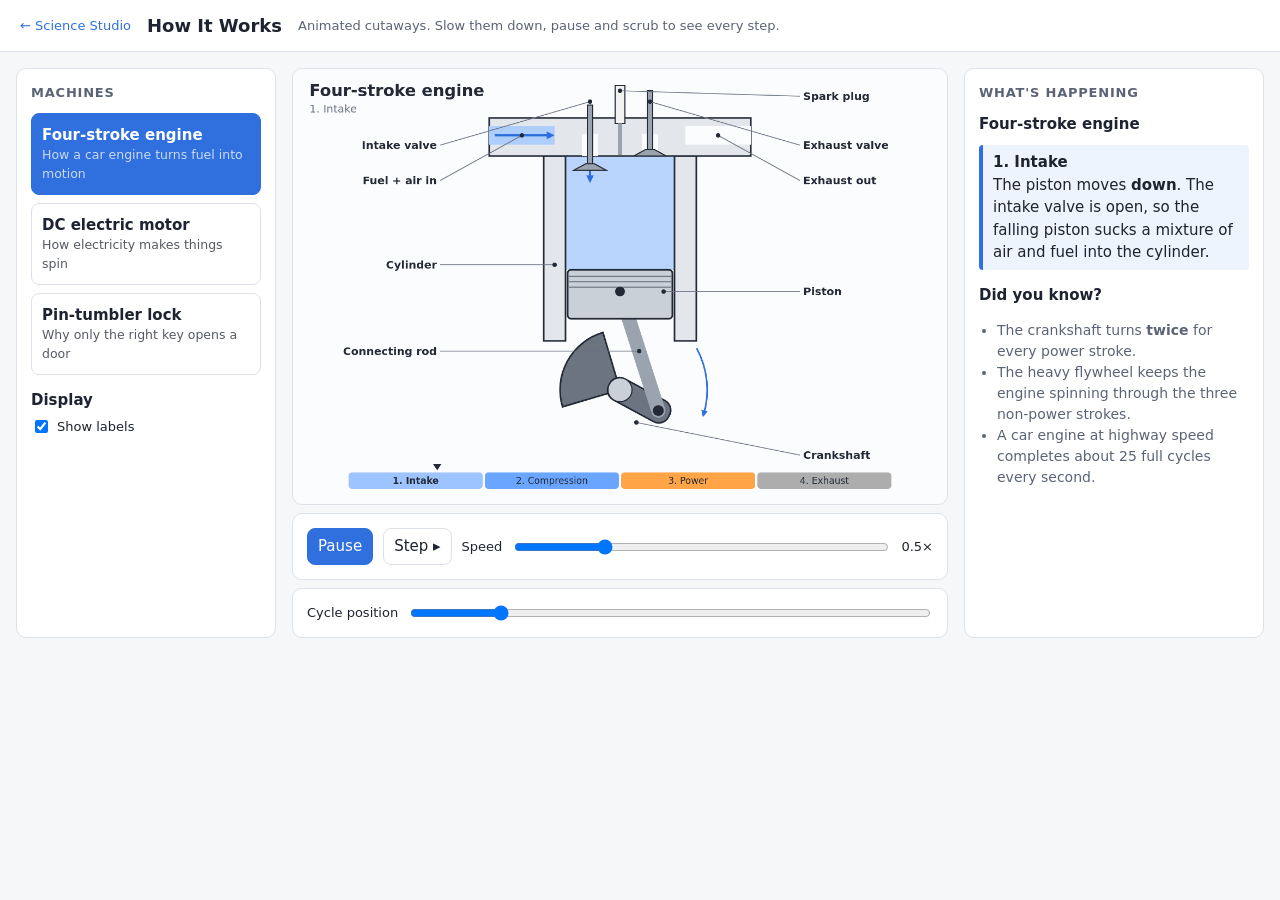
<file: how-it-works/index.html>
<!doctype html>
<html lang="en">
<head>
<meta charset="utf-8">
<meta name="viewport" content="width=device-width, initial-scale=1">
<title>How It Works</title>
<link rel="stylesheet" href="../common.css">
<style>
  .machines { display: grid; gap: 8px; }
  .machines button { text-align: left; padding: 10px; }
  .machines button small { display: block; color: inherit; opacity: .75; }
  #stage { aspect-ratio: 3 / 2; }
  .controls { display: flex; flex-wrap: wrap; gap: 10px; align-items: center; }
  .controls input[type=range] { flex: 1; min-width: 140px; }
  #explain h3 { margin-top: 0; }
  #explain .step { border-left: 4px solid var(--accent); padding: 6px 10px; background: color-mix(in srgb, var(--accent) 8%, transparent); border-radius: 4px; margin: 10px 0; }
  #extra label { display: flex; gap: 8px; align-items: center; margin-top: 8px; font-size: 14px; }
  #extra select { width: 100%; }
  .facts { padding-left: 18px; font-size: 14px; color: var(--muted); }
</style>
</head>
<body>
<header class="top">
  <a class="home" href="../index.html">← Science Studio</a>
  <h1>How It Works</h1>
  <span class="sub">Animated cutaways. Slow them down, pause and scrub to see every step.</span>
</header>
<div class="layout">
  <aside class="panel">
    <h2>Machines</h2>
    <div class="machines" id="machines"></div>
    <h3>Display</h3>
    <label class="small row" style="gap:6px"><input type="checkbox" id="labels" checked> Show labels</label>
  </aside>
  <section class="stack">
    <canvas id="stage" width="1200" height="800" aria-label="Animation"></canvas>
    <div class="controls panel">
      <button id="play" class="primary">Pause</button>
      <button id="stepBtn">Step ▸</button>
      <span class="small">Speed</span>
      <input type="range" id="speed" min="0.05" max="2" step="0.05" value="0.5">
      <span class="small" id="speedVal">0.5×</span>
    </div>
    <div class="controls panel" id="scrubRow">
      <span class="small">Cycle position</span>
      <input type="range" id="scrub" min="0" max="1" step="0.001" value="0">
    </div>
  </section>
  <aside class="panel">
    <h2>What's happening</h2>
    <div id="explain"></div>
    <div id="extra"></div>
  </aside>
</div>

<script>
(() => {
  const cv = document.getElementById('stage'), ctx = cv.getContext('2d');
  const W = cv.width, H = cv.height;
  const $ = id => document.getElementById(id);
  const dark = () => matchMedia('(prefers-color-scheme: dark)').matches;
  const C = () => dark()
    ? { ink: '#d5dbe5', muted: '#8d96a6', metal: '#7d8794', metalDark: '#59616d', metalLight: '#a9b2bd', bg: '#161a21', body: '#2a303b', accent: '#6fa0ff', brass: '#d4a83a', red: '#ff6b5b', blue: '#5b9bff' }
    : { ink: '#232a36', muted: '#6b7383', metal: '#9aa3ae', metalDark: '#6c7480', metalLight: '#c9d0d8', bg: '#fbfcfd', body: '#e3e7ec', accent: '#2f6fde', brass: '#c8962a', red: '#d63b3b', blue: '#2a6fdb' };

  // ---------- Drawing helpers ----------
  function rr(x, y, w, h, r) {
    ctx.beginPath(); ctx.moveTo(x + r, y); ctx.arcTo(x + w, y, x + w, y + h, r); ctx.arcTo(x + w, y + h, x, y + h, r);
    ctx.arcTo(x, y + h, x, y, r); ctx.arcTo(x, y, x + w, y, r); ctx.closePath();
  }
  function line(x1, y1, x2, y2) { ctx.beginPath(); ctx.moveTo(x1, y1); ctx.lineTo(x2, y2); ctx.stroke(); }
  function arrow(x1, y1, x2, y2, color, w = 4) {
    const a = Math.atan2(y2 - y1, x2 - x1), hl = 8 + w * 2;
    ctx.strokeStyle = color; ctx.fillStyle = color; ctx.lineWidth = w;
    line(x1, y1, x2 - Math.cos(a) * hl * 0.6, y2 - Math.sin(a) * hl * 0.6);
    ctx.beginPath(); ctx.moveTo(x2, y2);
    ctx.lineTo(x2 - hl * Math.cos(a - 0.45), y2 - hl * Math.sin(a - 0.45));
    ctx.lineTo(x2 - hl * Math.cos(a + 0.45), y2 - hl * Math.sin(a + 0.45));
    ctx.closePath(); ctx.fill();
  }
  // Callout: a dot on the part, a leader line, and a text label.
  function callout(px, py, tx, ty, text) {
    if (!$('labels').checked) return;
    const c = C();
    ctx.strokeStyle = c.muted; ctx.lineWidth = 1.5; ctx.fillStyle = c.ink;
    line(px, py, tx, ty);
    ctx.beginPath(); ctx.arc(px, py, 4, 0, Math.PI * 2); ctx.fill();
    ctx.font = '600 20px system-ui'; ctx.textAlign = tx < px ? 'right' : 'left';
    ctx.fillText(text, tx + (tx < px ? -6 : 6), ty + 7);
    ctx.textAlign = 'left';
  }
  function title(text, sub) {
    const c = C();
    ctx.fillStyle = c.ink; ctx.font = 'bold 30px system-ui'; ctx.fillText(text, 30, 50);
    if (sub) { ctx.fillStyle = c.muted; ctx.font = '20px system-ui'; ctx.fillText(sub, 30, 80); }
  }

  // ======================================================================
  // 1. Four-stroke engine
  // ======================================================================
  const engine = {
    name: 'Four-stroke engine', blurb: 'How a car engine turns fuel into motion',
    period: 4, // seconds per full cycle at 1×
    phases: [
      { name: '1. Intake', text: 'The piston moves <b>down</b>. The intake valve is open, so the falling piston sucks a mixture of air and fuel into the cylinder.' },
      { name: '2. Compression', text: 'Both valves close. The piston moves <b>up</b> and squeezes the mixture into a tiny space, which makes it hot and ready to burn.' },
      { name: '3. Power', text: 'The spark plug fires. The mixture burns explosively and the hot gas pushes the piston <b>down</b> hard. This is the only stroke that makes power.' },
      { name: '4. Exhaust', text: 'The exhaust valve opens. The piston moves <b>up</b> and pushes the burnt gases out of the cylinder, ready to start again.' },
    ],
    facts: ['The crankshaft turns <b>twice</b> for every power stroke.', 'The heavy flywheel keeps the engine spinning through the three non-power strokes.', 'A car engine at highway speed completes about 25 full cycles every second.'],
    phaseAt(t) { return ((Math.floor(t * 4) % 4) + 4) % 4; },
    draw(t) {
      const c = C();
      title('Four-stroke engine', this.phases[this.phaseAt(t)].name);
      const theta = t * 4 * Math.PI; // crank angle, 0 = top dead centre
      const cx = 600, crankY = 590, r = 80, rod = 230;
      const pinX = cx + r * Math.sin(theta), pinY = crankY - r * Math.cos(theta);
      const pistonY = crankY - (r * Math.cos(theta) + Math.sqrt(rod * rod - (r * Math.sin(theta)) ** 2)); // wrist pin
      const cylTop = 160, cylW = 200, pistonH = 90, pistonTop = pistonY - 40;
      const phase = this.phaseAt(t), local = (t * 4) % 1;

      // Gas in the chamber
      let gas = null;
      if (phase === 0) gas = `rgba(80,150,255,${0.15 + 0.35 * local})`;
      else if (phase === 1) gas = `rgba(80,150,255,${0.5 + 0.3 * local})`;
      else if (phase === 2) gas = local < 0.25 ? `rgba(255,${140 + 200 * local},40,${0.95 - local})` : `rgba(150,140,130,${0.7 - 0.2 * local})`;
      else gas = `rgba(130,130,130,${0.6 * (1 - local)})`;
      ctx.fillStyle = gas; ctx.fillRect(cx - cylW / 2, cylTop, cylW, pistonTop - cylTop);

      // Explosion flash at start of power stroke
      if (phase === 2 && local < 0.2) {
        const g = ctx.createRadialGradient(cx, cylTop + 10, 5, cx, cylTop + 10, 180);
        g.addColorStop(0, 'rgba(255,240,150,.95)'); g.addColorStop(1, 'rgba(255,120,30,0)');
        ctx.fillStyle = g; ctx.fillRect(cx - cylW / 2, cylTop, cylW, pistonTop - cylTop);
      }

      // Cylinder walls and head
      ctx.fillStyle = c.body; ctx.strokeStyle = c.ink; ctx.lineWidth = 3;
      ctx.fillRect(cx - cylW / 2 - 40, cylTop, 40, 340); ctx.strokeRect(cx - cylW / 2 - 40, cylTop, 40, 340);
      ctx.fillRect(cx + cylW / 2, cylTop, 40, 340); ctx.strokeRect(cx + cylW / 2, cylTop, 40, 340);
      // head with ports
      ctx.fillRect(cx - cylW / 2 - 140, cylTop - 70, cylW + 280, 70); ctx.strokeRect(cx - cylW / 2 - 140, cylTop - 70, cylW + 280, 70);
      // Ports (channels)
      ctx.fillStyle = c.bg;
      ctx.fillRect(cx - cylW / 2 - 140, cylTop - 55, 120, 34); ctx.fillRect(cx - 70, cylTop - 40, 30, 40);
      ctx.fillRect(cx + cylW / 2 + 20, cylTop - 55, 120, 34); ctx.fillRect(cx + 40, cylTop - 40, 30, 40);
      // Port gas flow
      if (phase === 0) { ctx.fillStyle = 'rgba(80,150,255,.45)'; ctx.fillRect(cx - cylW / 2 - 140, cylTop - 55, 120, 34); arrow(cx - 230, cylTop - 38, cx - 120, cylTop - 38, c.blue, 4); arrow(cx - 55, cylTop - 20, cx - 55, cylTop + 50, c.blue, 4); }
      if (phase === 3) { ctx.fillStyle = 'rgba(130,130,130,.45)'; ctx.fillRect(cx + cylW / 2 + 20, cylTop - 55, 120, 34); arrow(cx + 55, cylTop + 50, cx + 55, cylTop - 20, c.muted, 4); arrow(cx + 120, cylTop - 38, cx + 230, cylTop - 38, c.muted, 4); }

      // Valves: lift follows a smooth bump during their stroke
      const lift = (ph) => phase === ph ? Math.sin(local * Math.PI) * 30 : 0;
      const drawValve = (x, l) => {
        ctx.fillStyle = c.metal; ctx.strokeStyle = c.ink; ctx.lineWidth = 2;
        ctx.fillRect(x - 5, cylTop - 120 + l, 10, 120); ctx.strokeRect(x - 5, cylTop - 120 + l, 10, 120);
        ctx.beginPath(); ctx.moveTo(x - 30, cylTop + l); ctx.lineTo(x + 30, cylTop + l); ctx.lineTo(x + 8, cylTop - 12 + l); ctx.lineTo(x - 8, cylTop - 12 + l); ctx.closePath(); ctx.fill(); ctx.stroke();
      };
      drawValve(cx - 55, lift(0));
      drawValve(cx + 55, lift(3));

      // Spark plug
      ctx.fillStyle = '#f2f2f2'; ctx.strokeStyle = c.ink; ctx.lineWidth = 2;
      ctx.fillRect(cx - 9, cylTop - 130, 18, 70); ctx.strokeRect(cx - 9, cylTop - 130, 18, 70);
      ctx.fillStyle = c.metal; ctx.fillRect(cx - 4, cylTop - 60, 8, 58);
      if (phase === 2 && local < 0.08 || phase === 1 && local > 0.97) {
        ctx.strokeStyle = '#ffe14d'; ctx.lineWidth = 3;
        for (let k = 0; k < 6; k++) { const a = k / 6 * Math.PI * 2; line(cx, cylTop + 4, cx + Math.cos(a) * 26, cylTop + 4 + Math.sin(a) * 26); }
      }

      // Crank web & counterweight (drawn first so the piston skirt sits in front)
      ctx.fillStyle = c.metalDark; ctx.strokeStyle = c.ink; ctx.lineWidth = 3;
      ctx.save(); ctx.translate(cx, crankY); ctx.rotate(theta);
      ctx.beginPath(); ctx.arc(0, 0, 110, Math.PI * 0.25, Math.PI * 0.75); ctx.lineTo(0, 0); ctx.closePath(); ctx.fill(); ctx.stroke();
      rr(-22, -r - 22, 44, r + 44, 20); ctx.fill(); ctx.stroke();
      ctx.restore();
      // Connecting rod
      ctx.strokeStyle = c.metal; ctx.lineWidth = 26; ctx.lineCap = 'round'; line(cx, pistonY, pinX, pinY);
      ctx.strokeStyle = c.ink; ctx.lineWidth = 2; ctx.lineCap = 'butt';
      ctx.fillStyle = c.ink; ctx.beginPath(); ctx.arc(pinX, pinY, 10, 0, Math.PI * 2); ctx.fill();
      ctx.fillStyle = c.metalLight; ctx.beginPath(); ctx.arc(cx, crankY, 22, 0, Math.PI * 2); ctx.fill(); ctx.stroke();

      // Piston
      ctx.fillStyle = c.metalLight; ctx.strokeStyle = c.ink; ctx.lineWidth = 3;
      rr(cx - cylW / 2 + 4, pistonTop, cylW - 8, pistonH, 6); ctx.fill(); ctx.stroke();
      ctx.strokeStyle = c.metalDark; ctx.lineWidth = 2;
      for (let k = 0; k < 3; k++) line(cx - cylW / 2 + 6, pistonTop + 12 + k * 10, cx + cylW / 2 - 6, pistonTop + 12 + k * 10);
      // Push arrow on power stroke
      if (phase === 2) arrow(cx, pistonTop - 70, cx, pistonTop - 10, c.red, 6);

      ctx.fillStyle = c.ink; ctx.beginPath(); ctx.arc(cx, pistonY, 9, 0, Math.PI * 2); ctx.fill(); // wrist pin
      // Rotation hint
      ctx.strokeStyle = c.accent; ctx.lineWidth = 3; ctx.beginPath(); ctx.arc(cx, crankY, 160, -0.5, 0.3); ctx.stroke();
      arrow(cx + 160 * Math.cos(0.2), crankY + 160 * Math.sin(0.2), cx + 160 * Math.cos(0.32), crankY + 160 * Math.sin(0.32), c.accent, 3);

      // Labels
      callout(cx, cylTop - 120, cx + 330, cylTop - 110, 'Spark plug');
      callout(cx - 55, cylTop - 100, cx - 330, cylTop - 20, 'Intake valve');
      callout(cx + 55, cylTop - 100, cx + 330, cylTop - 20, 'Exhaust valve');
      callout(cx - 180, cylTop - 38, cx - 330, cylTop + 45, 'Fuel + air in');
      callout(cx + 180, cylTop - 38, cx + 330, cylTop + 45, 'Exhaust out');
      callout(cx + cylW / 2 - 20, pistonTop + 40, cx + 330, pistonTop + 40, 'Piston');
      const midX = (cx + pinX) / 2, midY = (pistonY + pinY) / 2;
      callout(midX, midY, cx - 330, midY, 'Connecting rod');
      callout(cx + 30, crankY + 60, cx + 330, crankY + 120, 'Crankshaft');
      callout(cx - cylW / 2 - 20, cylTop + 200, cx - 330, cylTop + 200, 'Cylinder');

      // Stroke timeline
      this.drawTimeline(t);
    },
    drawTimeline(t) {
      const c = C(), x0 = 100, y = 760, w = 1000, seg = w / 4;
      const cols = ['rgba(80,150,255,.55)', 'rgba(80,150,255,.85)', 'rgba(255,150,40,.85)', 'rgba(140,140,140,.7)'];
      this.phases.forEach((p, i) => {
        ctx.fillStyle = cols[i]; rr(x0 + i * seg + 2, y - 18, seg - 4, 30, 6); ctx.fill();
        ctx.fillStyle = c.ink; ctx.font = (this.phaseAt(t) === i ? 'bold ' : '') + '17px system-ui'; ctx.textAlign = 'center';
        ctx.fillText(p.name, x0 + i * seg + seg / 2, y + 3);
      });
      ctx.textAlign = 'left';
      ctx.fillStyle = c.ink; const mx = x0 + (t % 1) * w;
      ctx.beginPath(); ctx.moveTo(mx, y - 22); ctx.lineTo(mx - 8, y - 34); ctx.lineTo(mx + 8, y - 34); ctx.closePath(); ctx.fill();
    },
    explain(t) { return this.phases[this.phaseAt(t)]; },
  };

  // ======================================================================
  // 2. DC electric motor (physics-driven)
  // ======================================================================
  const motor = {
    name: 'DC electric motor', blurb: 'How electricity makes things spin',
    simulated: true,
    phi: 0.3, omega: 0, voltage: 6, commutator: true, current: 0,
    facts: ['A current-carrying wire in a magnetic field feels a force: <b>F = B·I·L</b>.', 'Without the commutator the coil just rocks back and forth and stops. Try unticking it.', 'Real motors use many coils so there is always one in a good position, giving smooth torque.'],
    extra() {
      return `<label>Battery voltage <input type="range" id="mv" min="0" max="12" step="0.5" value="${this.voltage}"> <span id="mvv">${this.voltage} V</span></label>
        <label><input type="checkbox" id="mc" ${this.commutator ? 'checked' : ''}> Split-ring commutator</label>
        <label><button id="mr">Reverse battery</button></label>`;
    },
    bind() {
      $('mv').addEventListener('input', e => { this.voltage = +e.target.value * Math.sign(this.voltage || 1); $('mvv').textContent = Math.abs(this.voltage) + ' V'; });
      $('mc').addEventListener('change', e => { this.commutator = e.target.checked; });
      $('mr').addEventListener('click', () => { this.voltage = -this.voltage; });
    },
    step(dt) {
      // phi = angle of the coil plane measured from the magnetic field direction.
      // Torque ∝ I·cos(phi). The commutator flips the current every half turn so torque keeps the same sign.
      const R = 2, k = 0.6, J = 0.02, friction = 0.04;
      const cos = Math.cos(this.phi);
      const flip = this.commutator ? (cos >= 0 ? 1 : -1) : 1;
      const backEmf = k * this.omega * cos; // EMF induced in the coil; the commutator flips it at the terminals too
      this.current = flip * (this.voltage - flip * backEmf) / R;
      const torque = k * this.current * cos;
      this.omega += (torque - friction * this.omega) / J * dt;
      this.phi += this.omega * dt;
    },
    phaseAt() {
      if (this.voltage === 0) return 3;
      const torque = this.current * Math.cos(this.phi);
      if (!this.commutator && torque * this.omega < 0) return 2;
      if (this.commutator && Math.abs(Math.cos(this.phi)) < 0.15 && Math.abs(this.omega) < 3) return 1;
      return 0;
    },
    phases: [
      { name: 'Pushing round', text: 'Current flows through the coil. One side is pushed <b>up</b> and the other side is pushed <b>down</b> by the magnetic field, so the coil turns.' },
      { name: 'Commutator switches', text: 'The coil is upright and the forces just stretch it. Here the commutator gaps pass the brushes and the current through the coil <b>reverses</b>, so the next half-turn pushes the same way. Momentum carries it past.' },
      { name: 'Pushing back', text: 'Without a commutator the current never reverses. After half a turn the forces push the coil <b>backwards</b>, so it rocks and settles upright instead of spinning.' },
      { name: 'No current', text: 'With no voltage there is no current, so there is no magnetic force on the coil. Turn the voltage up.' },
    ],
    explain() { return this.phases[this.phaseAt()]; },
    draw() {
      const c = C();
      title('DC electric motor', `${(this.omega * 60 / (2 * Math.PI)).toFixed(0)} rpm · current ${Math.abs(this.current).toFixed(2)} A`);
      const cx = 470, cy = 420, R = 160;
      // Magnets
      ctx.fillStyle = '#d63b3b'; rr(cx - R - 170, cy - 160, 110, 320, 12); ctx.fill();
      ctx.fillStyle = '#2a6fdb'; rr(cx + R + 60, cy - 160, 110, 320, 12); ctx.fill();
      ctx.fillStyle = '#fff'; ctx.font = 'bold 60px system-ui'; ctx.textAlign = 'center';
      ctx.fillText('N', cx - R - 115, cy + 22); ctx.fillText('S', cx + R + 115, cy + 22); ctx.textAlign = 'left';
      // Field lines N → S
      ctx.setLineDash([10, 10]); ctx.lineDashOffset = -performance.now() / 40;
      for (let k = -2; k <= 2; k++) { ctx.strokeStyle = c.muted; ctx.lineWidth = 1.5; line(cx - R - 55, cy + k * 55, cx + R + 55, cy + k * 55); }
      ctx.setLineDash([]);
      for (let k = -2; k <= 2; k++) arrow(cx + R + 20, cy + k * 55, cx + R + 50, cy + k * 55, c.muted, 2);

      // Coil (end view): two wire sides at ±R along the coil plane direction
      const ux = Math.cos(this.phi), uy = -Math.sin(this.phi);
      const A = { x: cx + ux * R * 0.8, y: cy + uy * R * 0.8 }, Bp = { x: cx - ux * R * 0.8, y: cy - uy * R * 0.8 };
      ctx.strokeStyle = '#c87533'; ctx.lineWidth = 10; line(A.x, A.y, Bp.x, Bp.y);
      ctx.fillStyle = c.metalLight; ctx.strokeStyle = c.ink; ctx.lineWidth = 2;
      ctx.beginPath(); ctx.arc(cx, cy, 14, 0, Math.PI * 2); ctx.fill(); ctx.stroke();
      const I = this.current;
      for (const [P, s] of [[A, 1], [Bp, -1]]) {
        ctx.fillStyle = '#c87533'; ctx.beginPath(); ctx.arc(P.x, P.y, 26, 0, Math.PI * 2); ctx.fill(); ctx.stroke();
        // current direction: dot = out of screen, cross = into screen
        const dir = Math.sign(I) * s;
        ctx.fillStyle = '#fff'; ctx.strokeStyle = '#fff'; ctx.lineWidth = 4;
        if (Math.abs(I) > 0.01) {
          if (dir > 0) { ctx.beginPath(); ctx.arc(P.x, P.y, 6, 0, Math.PI * 2); ctx.fill(); }
          else { line(P.x - 9, P.y - 9, P.x + 9, P.y + 9); line(P.x - 9, P.y + 9, P.x + 9, P.y - 9); }
          // Force: perpendicular to field (horizontal), so vertical. Out-of-screen current in a left→right field is pushed up.
          const f = Math.min(110, Math.abs(I) * 25) * (dir > 0 ? -1 : 1);
          arrow(P.x, P.y + Math.sign(f) * 30, P.x, P.y + f + Math.sign(f) * 30, '#1e8e5a', 6);
        }
      }
      // Rotation sense
      if (Math.abs(this.omega) > 0.2) {
        ctx.strokeStyle = c.accent; ctx.lineWidth = 3; const s = Math.sign(this.omega);
        ctx.beginPath(); ctx.arc(cx, cy, R + 30, -Math.PI / 2 - 0.4, -Math.PI / 2 + 0.4); ctx.stroke();
        const a = -Math.PI / 2 - 0.4 * s;
        arrow(cx + (R + 30) * Math.cos(a + 0.1 * s), cy + (R + 30) * Math.sin(a + 0.1 * s), cx + (R + 30) * Math.cos(a), cy + (R + 30) * Math.sin(a), c.accent, 3);
      }

      // Commutator inset
      const ix = 980, iy = 300, ir = 60;
      ctx.fillStyle = c.ink; ctx.font = '600 20px system-ui'; ctx.textAlign = 'center';
      ctx.fillText(this.commutator ? 'Commutator (end view)' : 'Slip rings (no switching)', ix, iy - 110); ctx.textAlign = 'left';
      if (this.commutator) {
        for (let h = 0; h < 2; h++) {
          ctx.fillStyle = h ? '#b87333' : '#d9a066'; ctx.strokeStyle = c.ink; ctx.lineWidth = 2;
          ctx.beginPath(); ctx.arc(ix, iy, ir, -this.phi + Math.PI / 2 + h * Math.PI + 0.12, -this.phi + Math.PI / 2 + (h + 1) * Math.PI - 0.12);
          ctx.arc(ix, iy, ir - 22, -this.phi + Math.PI / 2 + (h + 1) * Math.PI - 0.12, -this.phi + Math.PI / 2 + h * Math.PI + 0.12, true);
          ctx.closePath(); ctx.fill(); ctx.stroke();
        }
      } else {
        ctx.fillStyle = '#d9a066'; ctx.strokeStyle = c.ink; ctx.lineWidth = 2;
        ctx.beginPath(); ctx.arc(ix, iy, ir, 0, Math.PI * 2); ctx.arc(ix, iy, ir - 22, 0, Math.PI * 2, true); ctx.fill(); ctx.stroke();
      }
      // Brushes
      ctx.fillStyle = '#444';
      ctx.fillRect(ix - ir - 40, iy - 14, 40, 28); ctx.fillRect(ix + ir, iy - 14, 40, 28);
      ctx.fillStyle = c.ink; ctx.font = 'bold 24px system-ui'; ctx.textAlign = 'center';
      const pos = this.voltage >= 0;
      ctx.fillText(pos ? '+' : '−', ix - ir - 20, iy - 26); ctx.fillText(pos ? '−' : '+', ix + ir + 20, iy - 26); ctx.textAlign = 'left';
      // Battery
      ctx.strokeStyle = c.ink; ctx.lineWidth = 3;
      line(ix - ir - 40, iy, ix - ir - 70, iy); line(ix - ir - 70, iy, ix - ir - 70, iy + 140); line(ix - ir - 70, iy + 140, ix - 14, iy + 140);
      line(ix + ir + 40, iy, ix + ir + 70, iy); line(ix + ir + 70, iy, ix + ir + 70, iy + 140); line(ix + ir + 70, iy + 140, ix + 14, iy + 140);
      ctx.lineWidth = 5; line(ix - 14, iy + 115, ix - 14, iy + 165); line(ix + 14, iy + 128, ix + 14, iy + 152);
      ctx.fillStyle = c.ink; ctx.font = '18px system-ui'; ctx.textAlign = 'center'; ctx.fillText(`${Math.abs(this.voltage)} V`, ix, iy + 200); ctx.textAlign = 'left';

      // Torque meter
      const tq = 0.6 * this.current * Math.cos(this.phi);
      ctx.fillStyle = c.ink; ctx.font = '600 20px system-ui'; ctx.fillText('Turning force (torque)', 860, 600);
      ctx.fillStyle = c.body; rr(860, 615, 240, 24, 6); ctx.fill();
      ctx.fillStyle = tq * Math.sign(this.omega || 1) >= 0 ? '#1e8e5a' : '#d63b3b';
      const tw = Math.max(-120, Math.min(120, tq * 40));
      ctx.fillRect(980 + Math.min(0, tw), 617, Math.abs(tw), 20);
      ctx.fillStyle = c.ink; ctx.fillRect(979, 612, 2, 30);

      callout(A.x, A.y - 26, 200, 170, 'Coil side');
      callout(cx - R - 115, cy - 160, 210, 230, 'Permanent magnet');
      callout(cx, cy + 3 * 55, 260, 720, 'Magnetic field (N → S)');
      callout(ix - ir - 20, iy + 14, ix - ir - 90, iy + 80, 'Brush');
      if (Math.abs(I) > 0.01) callout(A.x + 20, A.y + (I > 0 ? -60 : 60), 760, 150, 'Force on wire');
    },
  };

  // ======================================================================
  // 3. Pin-tumbler lock
  // ======================================================================
  const KEYS = {
    correct: { name: 'The right key', cuts: null },
    wrong:   { name: 'A wrong key', cuts: [340, 360, 330, 345, 365] },
    blank:   { name: 'Uncut blank', cuts: [300, 300, 300, 300, 300] },
  };
  const lock = {
    name: 'Pin-tumbler lock', blurb: 'Why only the right key opens a door',
    simulated: true,
    insert: 0, target: 1, keyId: 'correct', turn: 0, turning: false, wiggle: 0,
    pinX: [470, 560, 650, 740, 830], keyPin: [55, 80, 45, 70, 90], driver: 55,
    shear: 280, rest: 395, tipFull: 900, blade: 560,
    tipAt() { return 340 + this.insert * (this.tipFull - 340); },
    facts: ['Each pin stack is split in two. The gap must line up exactly with the <b>shear line</b>, the edge between the plug and the housing.', 'With 5 pins and 6 possible heights there are 6⁵ = 7,776 different keys.', 'Lock picking works by lifting each pin to the shear line one at a time while gently turning the plug.'],
    extra() {
      return `<label>Key <select id="lk">${Object.entries(KEYS).map(([k, v]) => `<option value="${k}" ${k === this.keyId ? 'selected' : ''}>${v.name}</option>`).join('')}</select></label>
        <label><button id="lin">Insert key</button><button id="lout">Pull out</button><button id="lturn" class="primary">Turn</button></label>`;
    },
    bind() {
      $('lk').addEventListener('change', e => { this.keyId = e.target.value; this.target = 0; this.turn = 0; this.turning = false; });
      $('lin').addEventListener('click', () => { if (this.turn < 0.01) this.target = 1; });
      $('lout').addEventListener('click', () => { if (this.turn < 0.01) { this.target = 0; this.turning = false; } });
      $('lturn').addEventListener('click', () => {
        if (this.aligned() && this.insert > 0.999) this.turning = !this.turning; else this.wiggle = 0.6;
      });
    },
    cutsY() { return KEYS[this.keyId].cuts || this.keyPin.map(L => this.shear + L); },
    keyTopAt(x) {
      // Key profile as a function of distance u from the key tip.
      const tip = this.tipAt();
      const u = tip - x;
      if (u < 0 || u > this.blade) return Infinity;
      const pts = [[0, 405], [30, 330]];
      const cuts = this.cutsY();
      this.pinX.slice().reverse().forEach((px, i) => {
        const o = this.tipFull - px, y = cuts[this.pinX.length - 1 - i];
        pts.push([o - 14, y], [o + 14, y]);
      });
      pts.push([this.tipFull - this.pinX[0] + 50, 300], [9999, 300]);
      for (let i = 1; i < pts.length; i++) if (u <= pts[i][0]) {
        const [u0, y0] = pts[i - 1], [u1, y1] = pts[i];
        return y0 + (y1 - y0) * (u - u0) / (u1 - u0);
      }
      return 300;
    },
    pinState() {
      return this.pinX.map((x, i) => {
        const bottom = Math.min(this.rest, this.keyTopAt(x));
        const gap = bottom - this.keyPin[i]; // top of key pin
        return { x, bottom, gap, ok: Math.abs(gap - this.shear) < 3 };
      });
    },
    aligned() { return this.pinState().every(p => p.ok); },
    step(dt) {
      if (this.turn < 0.01) this.insert += Math.sign(this.target - this.insert) * Math.min(Math.abs(this.target - this.insert), dt * 0.5);
      const goal = this.turning ? 1 : 0;
      this.turn += Math.sign(goal - this.turn) * Math.min(Math.abs(goal - this.turn), dt * 1.2);
      this.wiggle = Math.max(0, this.wiggle - dt);
    },
    phaseAt() {
      if (this.turn > 0.01) return 3;
      if (this.wiggle > 0) return 4;
      if (this.insert < 0.02) return 0;
      if (this.insert < 0.999) return 1;
      return this.aligned() ? 2 : 4;
    },
    phases: [
      { name: 'No key', text: 'Springs push every pin stack down. The upper <b>driver pins</b> cross the shear line and jam the plug, so it cannot turn.' },
      { name: 'Inserting the key', text: 'As the key slides in, its ramps lift each pin stack up and down. Watch the pins ride over the cuts.' },
      { name: 'Pins at the shear line', text: 'Every cut is exactly the right depth, so every gap between key pin and driver pin lines up with the <b>shear line</b>. Press <b>Turn</b>!' },
      { name: 'Turning', text: 'Nothing crosses the shear line now, so the plug rotates inside the housing. The cam at the back pulls the bolt and the door opens.' },
      { name: 'Blocked', text: 'At least one pin stack (shown in red) crosses the shear line. Either a driver pin pokes down into the plug or a key pin sticks up into the housing, so the plug cannot turn.' },
    ],
    explain() { return this.phases[this.phaseAt()]; },
    draw() {
      const c = C();
      title('Pin-tumbler lock', this.phases[this.phaseAt()].name);
      const pins = this.pinState();
      const top = 120, plugBottom = 430, x0 = 380, x1 = 920;
      const turned = this.turn > 0.01;
      const shake = this.wiggle > 0 ? Math.sin(this.wiggle * 60) * 3 : 0;
      // Housing
      ctx.fillStyle = c.metal; ctx.strokeStyle = c.ink; ctx.lineWidth = 3;
      ctx.fillRect(x0, top, x1 - x0, this.shear - top); ctx.strokeRect(x0, top, x1 - x0, this.shear - top);
      ctx.fillRect(x0, plugBottom, x1 - x0, 50); ctx.strokeRect(x0, plugBottom, x1 - x0, 50);
      // Plug
      ctx.fillStyle = turned ? c.metalDark : c.brass;
      ctx.save(); ctx.translate(0, shake);
      ctx.fillRect(x0, this.shear, x1 - x0, plugBottom - this.shear); ctx.strokeRect(x0, this.shear, x1 - x0, plugBottom - this.shear);
      // Keyway
      ctx.fillStyle = c.bg; ctx.fillRect(x0, 290, x1 - x0 - 10, 125);
      ctx.restore();
      // Pin chambers
      for (const p of pins) { ctx.fillStyle = c.bg; ctx.fillRect(p.x - 18, top + 10, 36, this.rest - top - 5); }

      // Key
      const tip = this.tipAt(), start = tip - this.blade;
      ctx.fillStyle = '#c0c6cc'; ctx.strokeStyle = c.ink; ctx.lineWidth = 2;
      // Key bow (the part you hold)
      ctx.beginPath(); ctx.arc(start - 80, 352, 90, 0, Math.PI * 2); ctx.fill(); ctx.stroke();
      ctx.fillStyle = c.bg; ctx.beginPath(); ctx.arc(start - 110, 352, 22, 0, Math.PI * 2); ctx.fill(); ctx.stroke();
      ctx.fillStyle = '#c0c6cc';
      ctx.beginPath(); ctx.moveTo(start - 10, 300);
      for (let x = start; x <= tip; x += 4) ctx.lineTo(x, Math.min(this.keyTopAt(x), 405));
      ctx.lineTo(tip, 405); ctx.lineTo(start - 10, 405); ctx.closePath(); ctx.fill(); ctx.stroke();

      // Pins and springs
      for (let i = 0; i < pins.length; i++) {
        const p = pins[i]; const bad = !p.ok && (this.insert > 0.999 || this.wiggle > 0);
        // key pin (pointed bottom)
        ctx.fillStyle = bad ? c.red : c.brass; ctx.strokeStyle = c.ink; ctx.lineWidth = 2;
        ctx.beginPath(); ctx.moveTo(p.x - 14, p.gap); ctx.lineTo(p.x + 14, p.gap); ctx.lineTo(p.x + 14, p.bottom - 10); ctx.lineTo(p.x, p.bottom); ctx.lineTo(p.x - 14, p.bottom - 10); ctx.closePath(); ctx.fill(); ctx.stroke();
        // driver pin
        const dTop = p.gap - this.driver;
        ctx.fillStyle = bad ? c.red : c.metalLight; rr(p.x - 14, dTop, 28, this.driver, 4); ctx.fill(); ctx.stroke();
        // spring
        ctx.strokeStyle = c.muted; ctx.lineWidth = 2; ctx.beginPath(); ctx.moveTo(p.x, top + 10);
        const coils = 8, span = dTop - (top + 10);
        for (let k = 1; k <= coils * 2; k++) ctx.lineTo(p.x + (k % 2 ? 12 : -12), top + 10 + span * k / (coils * 2));
        ctx.lineTo(p.x, dTop); ctx.stroke();
      }
      // Shear line
      ctx.strokeStyle = this.aligned() ? '#1e8e5a' : c.red; ctx.lineWidth = 2; ctx.setLineDash([10, 8]);
      line(x0 - 40, this.shear, x1 + 40, this.shear); ctx.setLineDash([]);

      // Front view inset showing plug rotation
      const fx = 1060, fy = 320, fr = 80, ang = this.turn * Math.PI / 2 + shake * 0.01;
      ctx.fillStyle = c.metal; ctx.strokeStyle = c.ink; ctx.lineWidth = 3;
      ctx.beginPath(); ctx.arc(fx, fy, fr + 30, 0, Math.PI * 2); ctx.fill(); ctx.stroke();
      ctx.fillStyle = c.brass; ctx.beginPath(); ctx.arc(fx, fy, fr, 0, Math.PI * 2); ctx.fill(); ctx.stroke();
      ctx.save(); ctx.translate(fx, fy); ctx.rotate(ang);
      ctx.fillStyle = c.bg; ctx.fillRect(-8, -10, 16, 70);
      ctx.restore();
      ctx.fillStyle = c.ink; ctx.font = '600 18px system-ui'; ctx.textAlign = 'center';
      ctx.fillText('Front view', fx, fy - fr - 45);
      ctx.fillText(turned && this.turn > 0.95 ? '🔓 Unlocked' : '🔒 Locked', fx, fy + fr + 60); ctx.textAlign = 'left';

      callout(pins[0].x - 14, this.shear, 220, 250, 'Shear line');
      callout(pins[0].x - 14, pins[0].gap - this.driver / 2, 250, 170, 'Driver pin');
      callout(pins[4].x, pins[4].bottom - 10, 960, 520, 'Key pin');
      callout(pins[2].x + 12, top + 40, 760, 90, 'Spring');
      callout(600, plugBottom - 10, 600, 560, 'Plug (turns)');
      callout(850, top + 30, 1000, 120, 'Housing (fixed)');
      if (this.insert > 0.1) callout(Math.min(tip - 60, 600), 400, 360, 560, 'Key');
    },
  };

  // ======================================================================
  // Shell: machine picker, playback, scrubbing, explanation panel
  // ======================================================================
  const MACHINES = [engine, motor, lock];
  let current = engine, t = 0, playing = true, speed = 0.5;

  function select(m) {
    current = m; t = 0;
    playing = true; $('play').textContent = 'Pause';
    for (const b of $('machines').children) b.classList.toggle('active', b._m === m);
    $('scrubRow').style.display = m.simulated ? 'none' : '';
    $('extra').innerHTML = (m.extra ? m.extra() : '') + `<h3>Did you know?</h3><ul class="facts">${m.facts.map(f => `<li>${f}</li>`).join('')}</ul>`;
    if (m.bind) m.bind();
    lastExplain = null;
  }
  MACHINES.forEach(m => {
    const b = document.createElement('button'); b._m = m;
    b.innerHTML = `<b>${m.name}</b><small>${m.blurb}</small>`;
    b.addEventListener('click', () => select(m));
    $('machines').appendChild(b);
  });

  $('play').addEventListener('click', () => { playing = !playing; $('play').textContent = playing ? 'Pause' : 'Play'; });
  $('stepBtn').addEventListener('click', () => {
    playing = false; $('play').textContent = 'Play';
    if (current.simulated) for (let k = 0; k < 6; k++) current.step(1 / 60);
    else t = (Math.floor(t * 4 + 1e-6) + 1) / 4 % 1; // jump to next stroke
  });
  $('speed').addEventListener('input', e => { speed = +e.target.value; $('speedVal').textContent = speed + '×'; });
  $('scrub').addEventListener('input', e => { t = +e.target.value; playing = false; $('play').textContent = 'Play'; });
  cv.addEventListener('click', e => {
    // Clicking the engine's stroke timeline jumps to that stroke.
    if (current !== engine) return;
    const r = cv.getBoundingClientRect(), x = (e.clientX - r.left) * W / r.width, y = (e.clientY - r.top) * H / r.height;
    if (y > 730 && x > 100 && x < 1100) { t = (x - 100) / 1000; playing = false; $('play').textContent = 'Play'; }
  });

  let lastExplain = null;
  function updateExplain() {
    const e = current.explain(t);
    if (e === lastExplain) return;
    lastExplain = e;
    $('explain').innerHTML = `<h3>${current.name}</h3><div class="step"><b>${e.name}</b><br>${e.text}</div>`;
  }

  let last = performance.now();
  function frame(now) {
    const dt = Math.max(0, Math.min(0.05, (now - last) / 1000)); last = now;
    if (playing) {
      if (current.simulated) { const n = 4; for (let k = 0; k < n; k++) current.step(dt * speed * 2 / n); }
      else { t = (t + dt * speed / current.period) % 1; $('scrub').value = t; }
    }
    ctx.clearRect(0, 0, W, H);
    current.draw(t);
    updateExplain();
    requestAnimationFrame(frame);
  }
  select(engine);
  requestAnimationFrame(frame);
})();
</script>
</body>
</html>
</file>
<file: common.css>
:root {
  --bg: #f6f7f9;
  --panel: #ffffff;
  --ink: #1d2330;
  --muted: #5b6474;
  --line: #dde1e8;
  --accent: #2f6fde;
  --accent-ink: #ffffff;
  --warn: #c0392b;
  --good: #1e8e5a;
  --canvas: #fbfcfd;
  --radius: 10px;
}
@media (prefers-color-scheme: dark) {
  :root {
    --bg: #12151b;
    --panel: #1b1f27;
    --ink: #e7eaf0;
    --muted: #9aa3b2;
    --line: #2c323d;
    --accent: #5b8ff0;
    --accent-ink: #0d1117;
    --warn: #ff6b5b;
    --good: #45c486;
    --canvas: #161a21;
  }
}
* { box-sizing: border-box; }
html, body { margin: 0; }
body {
  background: var(--bg);
  color: var(--ink);
  font: 15px/1.5 system-ui, -apple-system, "Segoe UI", Roboto, sans-serif;
}
a { color: var(--accent); }
header.top {
  display: flex; align-items: center; gap: 16px; flex-wrap: wrap;
  padding: 12px 20px; border-bottom: 1px solid var(--line); background: var(--panel);
}
header.top h1 { font-size: 18px; margin: 0; }
header.top .sub { color: var(--muted); font-size: 13px; }
header.top a.home { text-decoration: none; font-size: 13px; }
.layout { display: grid; grid-template-columns: 260px 1fr 300px; gap: 16px; padding: 16px; }
@media (max-width: 1100px) { .layout { grid-template-columns: 1fr; } }
.panel {
  background: var(--panel); border: 1px solid var(--line); border-radius: var(--radius);
  padding: 14px; min-width: 0;
}
.panel h2 { font-size: 13px; text-transform: uppercase; letter-spacing: .06em; color: var(--muted); margin: 0 0 10px; }
.panel h3 { font-size: 15px; margin: 14px 0 6px; }
button, select, input[type=number] {
  font: inherit; color: var(--ink); background: var(--panel);
  border: 1px solid var(--line); border-radius: 8px; padding: 6px 10px;
}
button { cursor: pointer; }
button:hover { border-color: var(--accent); }
button.primary, button.active { background: var(--accent); color: var(--accent-ink); border-color: var(--accent); }
button:disabled { opacity: .5; cursor: not-allowed; }
.row { display: flex; gap: 8px; flex-wrap: wrap; align-items: center; }
.stack > * + * { margin-top: 8px; }
.muted { color: var(--muted); }
.small { font-size: 13px; }
canvas { display: block; width: 100%; background: var(--canvas); border: 1px solid var(--line); border-radius: var(--radius); touch-action: none; }
.readout { display: grid; grid-template-columns: 1fr auto; gap: 4px 12px; font-variant-numeric: tabular-nums; }
.readout b { text-align: right; }
.log { max-height: 260px; overflow: auto; font-size: 13px; padding-left: 18px; margin: 0; }
.log li + li { margin-top: 6px; }
kbd { border: 1px solid var(--line); border-radius: 4px; padding: 0 4px; font-size: 12px; }
</file>
